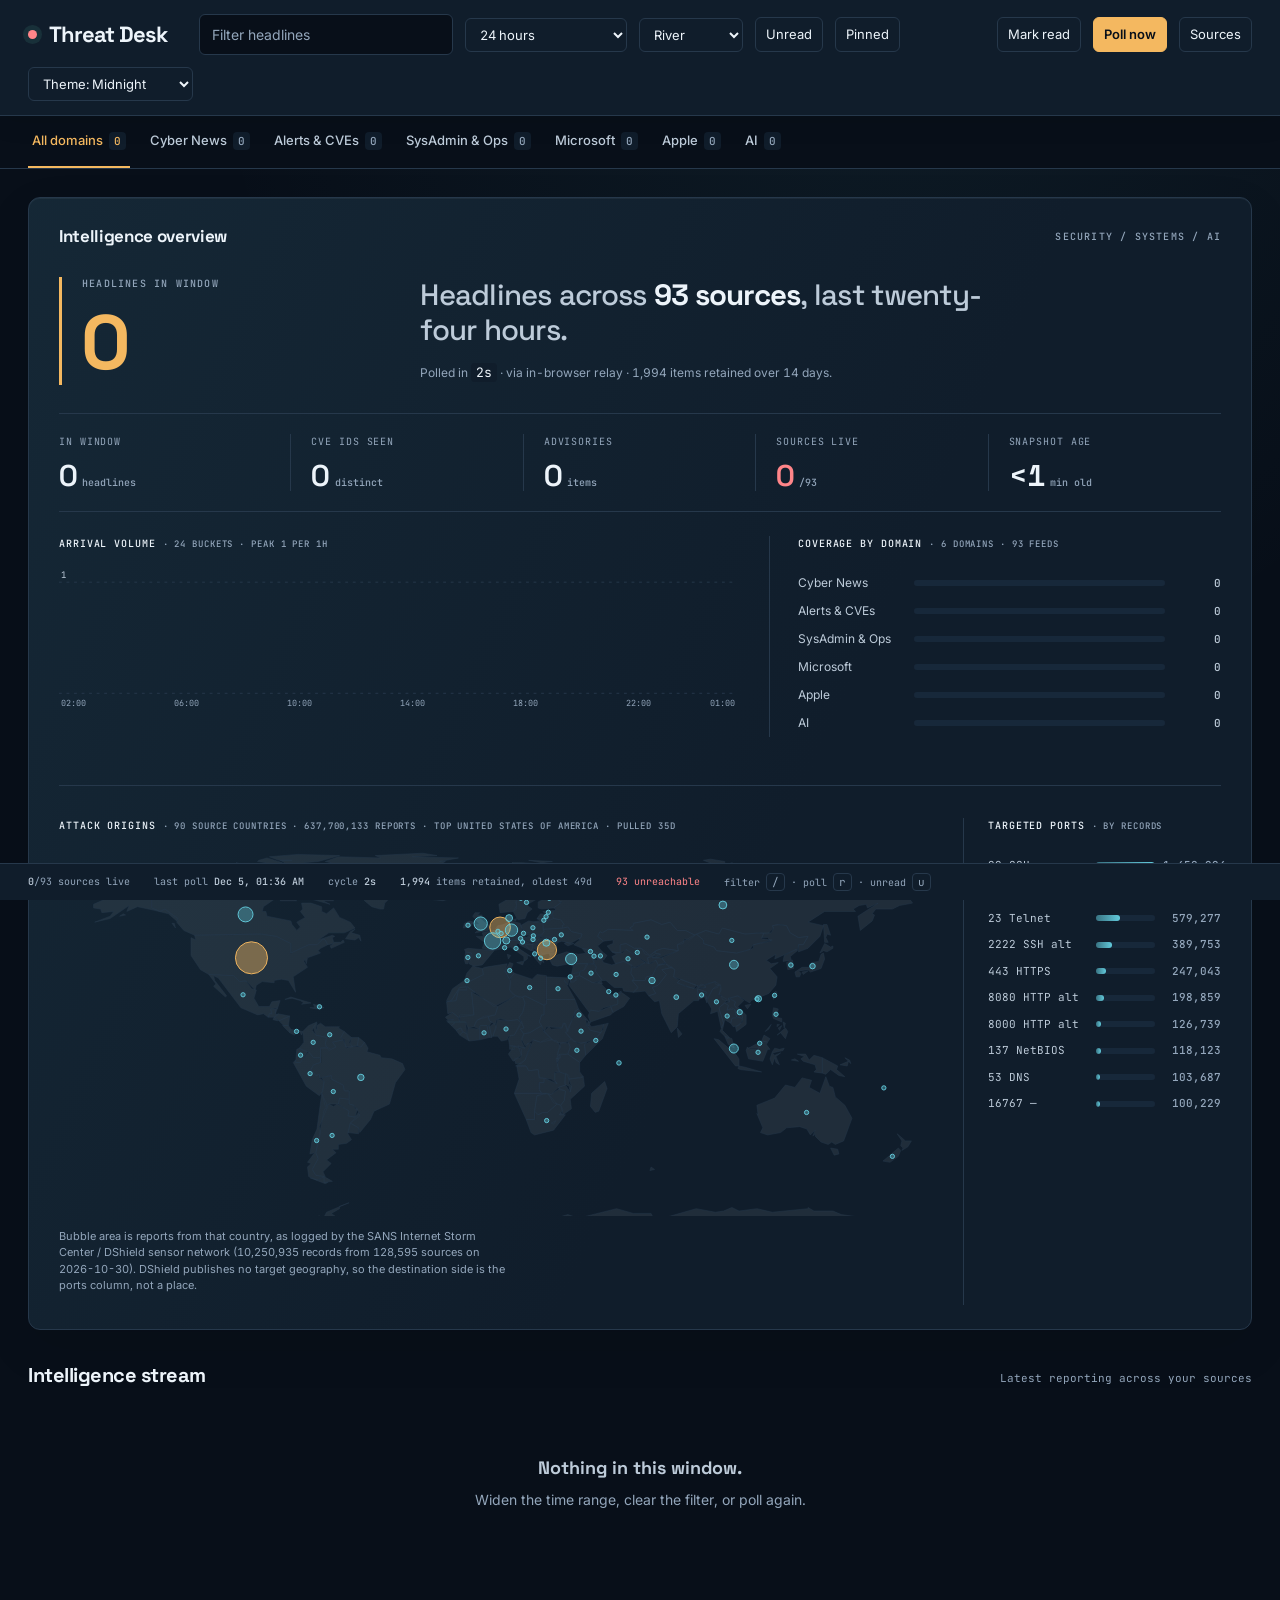
<file: index.html>
<!doctype html>
<html lang="en" data-theme="night">
<head>
<meta charset="utf-8">
<meta name="viewport" content="width=device-width,initial-scale=1">
<title>Threat Desk</title>
<link rel="preconnect" href="https://fonts.googleapis.com">
<link rel="preconnect" href="https://fonts.gstatic.com" crossorigin>
<link href="https://fonts.googleapis.com/css2?family=Space+Grotesk:wght@500;600;700&family=Inter:wght@400;500;600&family=JetBrains+Mono:wght@400;500;700&display=swap" rel="stylesheet">
<style>
/* Previous design baseline · genre: atmospheric · macrostructure: Stat-Led · theme: Midnight
 * enrichment: none (typography + data only) · nav: N9 edge-aligned · footer: Ft2 inline status line
 * tone: utilitarian-editorial · anchor hue: 40 (warm) · accent: signal amber, <3% of viewport
 * pre-emit critique: P5 H5 E4 S5 R4 V5
 * Every figure on this page is counted from the live snapshot. No invented metrics.
 */

:root{
  --color-paper:    #080f19;
  --color-paper-2:  #101d2b;
  --color-paper-3:  #17283a;
  --color-rule:     #26384b;
  --color-rule-2:   #3b5268;
  --color-muted:    #93a6bb;
  --color-ink-2:    #bdcbd9;
  --color-ink:      #edf4fa;
  --color-accent:   #f4b860;
  --color-focus:    #ffd08a;
  --color-critical: #ff8589;
  --color-good:     #68d9b1;
  --color-data:     #62cbdc;
  --color-scrim:    oklch(10% 0.010 40 / .74);

  --font-display:"Space Grotesk","Helvetica Neue",Helvetica,Arial,sans-serif;
  --font-body:Inter,-apple-system,BlinkMacSystemFont,"Segoe UI",Helvetica,Arial,sans-serif;
  --font-mono:"JetBrains Mono",ui-monospace,SFMono-Regular,Menlo,monospace;

  --text-figure:clamp(3.25rem,7vw + .5rem,6rem);
  --text-3xl:clamp(1.5rem,2vw + .6rem,2rem);
  --text-xl:1.125rem;
  --text-base:.875rem;
  --text-sm:.8125rem;
  --text-xs:.6875rem;

  --space-2xs:4px; --space-xs:8px; --space-sm:12px; --space-md:16px;
  --space-lg:24px; --space-xl:32px; --space-2xl:48px; --space-3xl:64px;

  --rule-hair:1px;
  --radius-sm:4px; --radius-md:6px; --radius-pill:999px;
  --ease-out:cubic-bezier(.22,.61,.36,1);
  --ease-in-out:cubic-bezier(.4,0,.2,1);
  --dur-fast:120ms; --dur-mid:220ms;
}
html[data-theme="day"]{
  --color-paper:    oklch(97.5% 0.006 60);
  --color-paper-2:  oklch(94.5% 0.008 60);
  --color-paper-3:  oklch(91% 0.009 60);
  --color-rule:     oklch(84% 0.008 60);
  --color-rule-2:   oklch(74% 0.010 60);
  --color-muted:    oklch(52% 0.010 55);
  --color-ink-2:    oklch(38% 0.010 50);
  --color-ink:      oklch(19% 0.011 45);
  --color-accent:   oklch(54% 0.180 45);
  --color-focus:    oklch(50% 0.180 45);
  --color-critical: oklch(50% 0.190 25);
  --color-good:     oklch(48% 0.120 155);
  --color-data:     oklch(48% 0.130 240);
  --color-scrim:    oklch(28% 0.010 55 / .55);
}

/* Color Hunt palettes; supporting text tints keep small labels readable. */
html{color-scheme:dark;--color-on-accent:#080f19}
html[data-theme="day"]{color-scheme:light;--color-on-accent:#ffffff}
html[data-theme="violet"]{
  --color-paper:#000000;--color-paper-2:#190b23;--color-paper-3:#52057b;
  --color-rule:#49265e;--color-rule-2:#892cdc;--color-muted:#bba8c8;
  --color-ink-2:#d9c6e6;--color-ink:#f6effb;
  --color-accent:#bc6ff1;--color-focus:#bc6ff1;--color-data:#892cdc;
}
html[data-theme="mint"]{
  --color-paper:#212121;--color-paper-2:#323232;--color-paper-3:#384747;
  --color-rule:#465858;--color-rule-2:#0d7377;--color-muted:#a5bdbb;
  --color-ink-2:#cadbd9;--color-ink:#effaf8;
  --color-accent:#14ffec;--color-focus:#14ffec;--color-data:#14ffec;
}
html[data-theme="crimson"]{
  --color-paper:#000000;--color-paper-2:#200909;--color-paper-3:#3d0000;
  --color-rule:#592525;--color-rule-2:#950101;--color-muted:#c1a4a4;
  --color-ink-2:#e1caca;--color-ink:#fff0f0;
  --color-accent:#ff8585;--color-focus:#ff8585;--color-data:#ff0000;
}
html[data-theme="slate"]{
  --color-paper:#222831;--color-paper-2:#293440;--color-paper-3:#30475e;
  --color-rule:#44576b;--color-rule-2:#657b92;--color-muted:#b0becb;
  --color-ink-2:#dddddd;--color-ink:#f4f6f8;
  --color-accent:#f05454;--color-focus:#ff8c8c;--color-data:#f05454;
}
html[data-theme="slate"] .tab[aria-selected="true"],
html[data-theme="slate"] .tab[aria-selected="true"] i,
html[data-theme="slate"] .head a:hover,
html[data-theme="slate"] .catmark,
html[data-theme="slate"] .btn[aria-pressed="true"]{color:#ff8c8c}

*{box-sizing:border-box}
html,body{overflow-x:clip}
body{
  margin:0;background:var(--color-paper);color:var(--color-ink);
  font:400 var(--text-base)/1.5 var(--font-body);
  -webkit-font-smoothing:antialiased;
  font-variant-numeric:tabular-nums;
}
a{color:inherit;text-decoration:none}
button,select,input{font:inherit;color:inherit}
:focus-visible{outline:2px solid var(--color-focus);outline-offset:2px;transition:none}
.tnum{font-variant-numeric:tabular-nums}
h1,h2,h3{font-family:var(--font-display);font-style:normal;letter-spacing:-.025em;margin:0}

.bar{position:fixed;top:0;left:0;height:2px;width:0;background:var(--color-accent);
  z-index:99;transition:width var(--dur-mid) var(--ease-out)}
.ctl{position:sticky;top:0;z-index:60;background:var(--color-paper);
  border-bottom:var(--rule-hair) solid var(--color-rule);
  display:flex;align-items:center;gap:var(--space-sm);
  padding:var(--space-sm) var(--space-lg);flex-wrap:wrap}
.mark{display:flex;align-items:baseline;gap:var(--space-xs);margin-right:var(--space-sm)}
.mark b{font-family:var(--font-display);font-weight:700;font-size:var(--text-xl);
  letter-spacing:-.03em}
.mark span{font-family:var(--font-mono);font-size:var(--text-xs);color:var(--color-muted);
  text-transform:uppercase;letter-spacing:.08em}
.led{width:7px;height:7px;border-radius:50%;background:var(--color-good);
  align-self:center;margin-right:2px}
.led[data-s="busy"]{background:var(--color-accent)}
.led[data-s="err"]{background:var(--color-critical)}

input[type=search]{background:var(--color-paper-2);border:var(--rule-hair) solid var(--color-rule);
  border-radius:var(--radius-md);padding:7px 10px;min-width:180px;flex:1 1 180px;max-width:300px;
  outline:none;transition:border-color var(--dur-fast) var(--ease-out)}
input[type=search]::placeholder{color:var(--color-muted)}
input[type=search]:hover{border-color:var(--color-rule-2)}
select,.btn{background:var(--color-paper-2);border:var(--rule-hair) solid var(--color-rule);
  border-radius:var(--radius-md);padding:7px 10px;cursor:pointer;white-space:nowrap;
  font-size:var(--text-sm);
  transition:border-color var(--dur-fast) var(--ease-out),background var(--dur-fast) var(--ease-out)}
.btn:hover,select:hover{border-color:var(--color-rule-2);background:var(--color-paper-3)}
.btn:active{transform:translateY(1px)}
.btn[aria-pressed="true"]{border-color:var(--color-accent);color:var(--color-accent)}
.btn:disabled{opacity:.45;cursor:not-allowed}
.grow{flex:1}

.rail{position:sticky;top:52px;z-index:50;background:var(--color-paper);
  border-bottom:var(--rule-hair) solid var(--color-rule);
  display:flex;gap:var(--space-2xs);padding:var(--space-xs) var(--space-lg);
  overflow-x:auto;scrollbar-width:none}
.rail::-webkit-scrollbar{display:none}
.tab{background:none;border:var(--rule-hair) solid transparent;border-radius:var(--radius-pill);
  padding:5px 11px;color:var(--color-ink-2);font-size:var(--text-sm);font-weight:500;
  white-space:nowrap;cursor:pointer;
  transition:color var(--dur-fast) var(--ease-out),border-color var(--dur-fast) var(--ease-out)}
.tab:hover{color:var(--color-ink);border-color:var(--color-rule)}
.tab[aria-selected="true"]{color:var(--color-ink);border-color:var(--color-rule-2);
  background:var(--color-paper-2)}
.tab i{font-style:normal;font-family:var(--font-mono);font-size:var(--text-xs);
  color:var(--color-muted);margin-left:6px}

.deck{padding:var(--space-2xl) var(--space-lg) var(--space-xl);
  max-width:1560px;margin:0 auto;
  border-bottom:var(--rule-hair) solid var(--color-rule)}
.lede{display:grid;grid-template-columns:minmax(0,auto) minmax(0,1fr);
  gap:var(--space-xl) var(--space-2xl);align-items:end}
.figure{font-family:var(--font-display);font-weight:700;font-size:var(--text-figure);
  line-height:.86;letter-spacing:-.045em;font-variant-numeric:tabular-nums;
  overflow-wrap:anywhere;min-width:0}
.claim{font-family:var(--font-display);font-weight:500;font-size:var(--text-3xl);
  line-height:1.15;max-width:34ch;overflow-wrap:anywhere;min-width:0}
.claim b{font-weight:700}
.qual{color:var(--color-ink-2);margin-top:var(--space-sm);max-width:58ch;font-size:var(--text-base)}
.qual code{font-family:var(--font-mono);font-size:.8125rem;color:var(--color-ink);
  background:var(--color-paper-2);padding:1px 5px;border-radius:var(--radius-sm)}

.kpis{display:grid;grid-template-columns:repeat(auto-fit,minmax(150px,1fr));
  margin-top:var(--space-2xl);border-top:var(--rule-hair) solid var(--color-rule)}
.kpi{padding:var(--space-md) var(--space-lg) var(--space-md) 0;
  border-right:var(--rule-hair) solid var(--color-rule)}
.kpi:last-child{border-right:0}
.kpi dt{font-family:var(--font-mono);font-size:var(--text-xs);color:var(--color-muted);
  text-transform:uppercase;letter-spacing:.09em;margin-bottom:var(--space-xs)}
.kpi dd{margin:0;font-family:var(--font-display);font-weight:600;font-size:1.75rem;
  line-height:1;letter-spacing:-.03em}
.kpi dd small{font-size:.8125rem;font-weight:500;color:var(--color-muted);
  font-family:var(--font-mono);margin-left:5px;letter-spacing:0}
.kpi.alarm dd{color:var(--color-critical)}

.plots{display:grid;grid-template-columns:minmax(0,1.55fr) minmax(0,1fr);
  gap:var(--space-2xl);margin-top:var(--space-2xl)}
.plot h3{font-family:var(--font-mono);font-weight:500;font-size:var(--text-xs);
  color:var(--color-muted);text-transform:uppercase;letter-spacing:.09em;
  margin-bottom:var(--space-md)}
.plot h3 b{color:var(--color-ink-2);font-weight:500}
.plot svg{display:block;width:100%;height:auto;overflow:visible}
.gridline{stroke:var(--color-rule);stroke-width:1}

/* Attack origins — one mark type, area-proportional. The map is a backdrop, so
   the land sits at rule weight and only the bubbles carry saturation. */
.geo{display:grid;grid-template-columns:minmax(0,1fr) minmax(0,258px);
  gap:var(--space-2xl);margin-top:var(--space-2xl);
  padding-top:var(--space-xl);border-top:1px solid var(--color-rule)}
.geo .plot+.plot{padding-left:var(--space-lg);border-left:1px solid var(--color-rule)}
#map svg{display:block;width:100%;height:auto;overflow:hidden}
.land{fill:color-mix(in srgb,var(--color-ink) 7%,transparent);
  stroke:var(--color-rule);stroke-width:.4}
.orig{fill:var(--color-data);fill-opacity:.34;stroke:var(--color-data);
  stroke-width:.8;transition:fill-opacity var(--dur-fast) var(--ease-out)}
.orig.hot{fill:var(--color-accent);stroke:var(--color-accent);fill-opacity:.42}
.orig:hover{fill-opacity:.8}
.geonote{margin-top:var(--space-sm);font-size:var(--text-xs);line-height:1.5;
  color:var(--color-muted);max-width:64ch}
.portrow{display:grid;grid-template-columns:100px minmax(0,1fr) 58px;
  align-items:center;gap:var(--space-xs);padding:5px 0;font-size:var(--text-sm)}
.portrow>span{font-family:var(--font-mono);font-size:var(--text-xs);
  color:var(--color-ink-2);white-space:nowrap;overflow:hidden;text-overflow:ellipsis}
.portrow>b{font-family:var(--font-mono);font-size:var(--text-xs);font-weight:500;
  color:var(--color-muted);text-align:right}
.col{fill:var(--color-data)}
.col.peak{fill:var(--color-accent)}
.axis{fill:var(--color-muted);font-family:var(--font-mono);font-size:9px}
.vlabel{fill:var(--color-ink-2);font-family:var(--font-mono);font-size:9.5px}
.catrow{display:grid;grid-template-columns:104px minmax(0,1fr) 44px;
  align-items:center;gap:var(--space-sm);padding:5px 0;font-size:var(--text-sm)}
.catrow span:first-child{color:var(--color-ink-2);overflow:hidden;text-overflow:ellipsis;
  white-space:nowrap}
.track{height:9px;background:var(--color-paper-2);border-radius:var(--radius-sm);overflow:hidden}
.track i{display:block;height:100%;background:var(--color-data);
  border-radius:0 var(--radius-sm) var(--radius-sm) 0}
.catrow b{font-family:var(--font-mono);font-weight:500;text-align:right;
  color:var(--color-ink-2);font-size:var(--text-xs)}

main{max-width:1560px;margin:0 auto;padding:0 var(--space-lg) var(--space-3xl)}
.daymark{display:flex;align-items:center;gap:var(--space-md);
  margin:var(--space-xl) 0 var(--space-2xs);padding-top:var(--space-sm)}
.daymark h2{font-family:var(--font-mono);font-weight:500;font-size:var(--text-xs);
  color:var(--color-muted);text-transform:uppercase;letter-spacing:.11em}
.daymark hr{flex:1;border:0;border-top:var(--rule-hair) solid var(--color-rule);margin:0}
.daymark em{font-style:normal;font-family:var(--font-mono);font-size:var(--text-xs);
  color:var(--color-muted)}

.row{display:grid;grid-template-columns:22px 52px minmax(0,1fr) auto 196px;
  align-items:baseline;gap:var(--space-md);
  padding:9px var(--space-xs);border-bottom:var(--rule-hair) solid var(--color-rule);
  transition:background var(--dur-fast) var(--ease-out)}
.row:hover{background:var(--color-paper-2)}
.row.seen .head,.row.seen .src{color:var(--color-muted)}
.pin{background:none;border:0;padding:0;cursor:pointer;color:var(--color-rule-2);
  font-size:.75rem;line-height:1;align-self:center;
  transition:color var(--dur-fast) var(--ease-out)}
.pin:hover{color:var(--color-ink-2)}
.pin[aria-pressed="true"]{color:var(--color-accent)}
.when{font-family:var(--font-mono);font-size:var(--text-xs);color:var(--color-muted);
  text-align:right}
.head{font-weight:450;min-width:0;overflow-wrap:anywhere}
.head a{transition:color var(--dur-fast) var(--ease-out)}
.head a:hover{color:var(--color-accent)}
.gist{display:none;color:var(--color-ink-2);font-size:var(--text-sm);
  margin-top:var(--space-2xs);max-width:88ch}
.row.open .gist{display:block}
.cve{font-family:var(--font-mono);font-size:var(--text-xs);color:var(--color-critical);
  border:var(--rule-hair) solid var(--color-critical);border-radius:var(--radius-sm);
  padding:1px 5px;white-space:nowrap}
.src{font-family:var(--font-mono);font-size:var(--text-xs);color:var(--color-ink-2);
  text-align:right;overflow:hidden;text-overflow:ellipsis;white-space:nowrap}
.src i{font-style:normal;color:var(--color-muted)}
.dot{display:inline-block;width:5px;height:5px;border-radius:50%;
  background:var(--color-accent);margin-right:6px;vertical-align:middle}

.grid{display:grid;grid-template-columns:repeat(auto-fill,minmax(300px,1fr));
  gap:var(--space-md);margin-top:var(--space-lg)}
.panel{background:var(--color-paper-2);border:var(--rule-hair) solid var(--color-rule);
  border-radius:var(--radius-md);display:flex;flex-direction:column;max-height:440px}
.panel header{display:flex;justify-content:space-between;align-items:baseline;
  gap:var(--space-xs);padding:10px var(--space-sm);
  border-bottom:var(--rule-hair) solid var(--color-rule)}
.panel header h3{font-size:var(--text-sm);font-weight:600;letter-spacing:-.01em;
  min-width:0;overflow:hidden;text-overflow:ellipsis;white-space:nowrap}
.panel header span{font-family:var(--font-mono);font-size:var(--text-xs);color:var(--color-muted)}
.panel ul{list-style:none;margin:0;padding:var(--space-2xs) 0;overflow-y:auto}
.panel li{padding:7px var(--space-sm);border-bottom:var(--rule-hair) solid var(--color-rule);
  font-size:var(--text-sm);line-height:1.35}
.panel li:last-child{border-bottom:0}
.panel li:hover{background:var(--color-paper-3)}
.panel li p{margin:3px 0 0;font-family:var(--font-mono);font-size:var(--text-xs);
  color:var(--color-muted)}

.void{color:var(--color-muted);padding:var(--space-3xl) var(--space-lg);text-align:center}
.void b{display:block;font-family:var(--font-display);font-size:var(--text-xl);
  color:var(--color-ink-2);margin-bottom:var(--space-xs)}

.status{position:sticky;bottom:0;z-index:55;background:var(--color-paper);
  border-top:var(--rule-hair) solid var(--color-rule);
  display:flex;gap:var(--space-lg);flex-wrap:wrap;
  padding:var(--space-xs) var(--space-lg);
  font-family:var(--font-mono);font-size:var(--text-xs);color:var(--color-muted)}
.status b{color:var(--color-ink-2);font-weight:500}
.status .fail{color:var(--color-critical)}

dialog{background:var(--color-paper);color:var(--color-ink);
  border:var(--rule-hair) solid var(--color-rule-2);border-radius:var(--radius-md);
  max-width:660px;width:min(94vw,660px);padding:0}
dialog::backdrop{background:var(--color-scrim)}
dialog header{display:flex;justify-content:space-between;align-items:center;gap:var(--space-md);
  padding:var(--space-sm) var(--space-md);border-bottom:var(--rule-hair) solid var(--color-rule)}
dialog header h3{font-size:var(--text-base)}
dialog .scroll{padding:var(--space-md);max-height:62vh;overflow:auto}
.feedrow{display:grid;grid-template-columns:minmax(0,1fr) auto;gap:var(--space-md);
  align-items:start;padding:7px 0;border-bottom:var(--rule-hair) solid var(--color-rule)}
.feedrow label{display:flex;gap:var(--space-xs);align-items:baseline;cursor:pointer;
  font-size:var(--text-sm)}
.feedrow .u{font-family:var(--font-mono);font-size:var(--text-xs);color:var(--color-muted);
  word-break:break-all;margin-top:2px;padding-left:22px}
.feedrow .stat{font-family:var(--font-mono);font-size:var(--text-xs);color:var(--color-muted);
  white-space:nowrap;text-align:right}
.feedrow .stat.bad{color:var(--color-critical)}
.catmark{font-family:var(--font-mono);font-size:var(--text-xs);color:var(--color-accent);
  text-transform:uppercase;letter-spacing:.1em;margin:var(--space-md) 0 var(--space-2xs)}
kbd{font-family:var(--font-mono);font-size:var(--text-xs);background:var(--color-paper-2);
  border:var(--rule-hair) solid var(--color-rule);border-radius:var(--radius-sm);padding:1px 5px}

@media (max-width:1080px){
  .plots,.geo{grid-template-columns:minmax(0,1fr)}
  .lede{grid-template-columns:minmax(0,1fr);align-items:start}
}
@media (max-width:720px){
  .ctl,.rail,.status,main,.deck{padding-left:var(--space-md);padding-right:var(--space-md)}
  .ctl{gap:var(--space-xs) var(--space-2xs);padding-top:var(--space-xs);
    padding-bottom:var(--space-xs)}
  .ctl .btn,.ctl select{padding:6px 9px;font-size:var(--text-xs)}
  .mark{width:100%;margin-right:0}
  input[type=search]{max-width:none;flex-basis:100%}
  .rail{position:static}
  .status{position:static}
  .deck{padding-top:var(--space-xl)}
  .row{grid-template-columns:20px 46px minmax(0,1fr);row-gap:var(--space-2xs)}
  .row .cve{grid-column:2;justify-self:start}
  .row .src{grid-column:3;text-align:left;justify-self:start}
  .gist{display:none!important}
  .kpis{grid-template-columns:repeat(2,minmax(0,1fr));gap:0 var(--space-md)}
  .kpi{border-right:0;border-bottom:var(--rule-hair) solid var(--color-rule);padding-right:0}
  .status{gap:var(--space-sm)}
}
@media (prefers-reduced-motion:reduce){
  *{transition-duration:60ms!important;animation:none!important}
}

/* Command desk: framed overview, luminous data, quiet reading surface. */
body{background-image:radial-gradient(ellipse at 70% 0%,color-mix(in srgb,var(--color-data) 7%,transparent),transparent 55%);background-attachment:fixed}
.ctl{min-height:68px;padding:14px 28px;background:var(--color-paper-2);box-shadow:0 6px 24px #00000018}
.mark{align-items:center;gap:10px;margin-right:20px}
.mark b{font-size:22px;letter-spacing:-1px}
.mark span:not(.led){display:none}
.led{width:9px;height:9px;box-shadow:0 0 0 5px color-mix(in srgb,var(--color-good) 10%,transparent)}
input[type=search]{padding:9px 12px;background:var(--color-paper);max-width:270px}
input[type=search]:focus-visible{outline:2px solid var(--color-focus);outline-offset:2px}
#poll{background:var(--color-accent);border-color:var(--color-accent);color:var(--color-on-accent);font-weight:600}
#poll:hover{filter:brightness(1.08)}
.rail{position:relative;top:auto;padding:0 28px;gap:16px;background:var(--color-paper)}
.tab{padding:15px 4px;border:0;border-bottom:2px solid transparent;border-radius:0}
.tab[aria-selected="true"]{background:none;color:var(--color-accent);border-color:var(--color-accent)}
.tab i{padding:2px 5px;background:var(--color-paper-2);border-radius:4px}
.tab[aria-selected="true"] i{color:var(--color-accent)}
.deck{margin:28px auto 0;padding:26px 30px 24px;width:calc(100% - 56px);max-width:1504px;border:1px solid var(--color-rule);border-radius:12px;background:linear-gradient(115deg,color-mix(in srgb,var(--color-data) 6%,var(--color-paper-2)),var(--color-paper-2) 60%);box-shadow:0 18px 48px #00000018,inset 0 1px 0 color-mix(in srgb,var(--color-ink) 5%,transparent)}
.deck-heading{display:flex;justify-content:space-between;gap:16px;align-items:center;margin-bottom:28px}
.deck-heading h2{font-size:17px;letter-spacing:-.02em}
.deck-heading>span,.metric-label{font:500 10px var(--font-mono);letter-spacing:.12em;color:var(--color-muted)}
.lede{grid-template-columns:minmax(220px,.65fr) minmax(0,1.6fr);gap:36px;align-items:center}
.lead-metric{border-left:3px solid var(--color-accent);padding:0 0 4px 20px}
.metric-label{display:block;text-transform:uppercase;margin-bottom:14px}
.figure{font-size:clamp(3.75rem,6vw,6.25rem);color:var(--color-accent);letter-spacing:-.06em;line-height:1}
.claim{font-size:clamp(1.5rem,2.3vw,2.5rem);font-weight:500;max-width:32ch;line-height:1.2;color:var(--color-ink-2)}
.claim b{color:var(--color-ink)}
.qual{font-size:12px;line-height:1.8;margin-bottom:0;max-width:72ch;color:var(--color-muted)}
.kpis{margin:28px 0 0;padding:20px 0;border-bottom:1px solid var(--color-rule);grid-template-columns:repeat(5,minmax(0,1fr))}
.kpi{padding:0 20px}.kpi:first-child{padding-left:0}.kpi:last-child{padding-right:0}
.kpi dt{font-size:10px;margin-bottom:12px}.kpi dd{font-size:30px}.kpi dd small{font-size:10px;display:inline-block}
.plots{margin-top:24px;gap:32px;grid-template-columns:minmax(0,1.5fr) minmax(0,1fr)}
.plot h3{font-size:10px;color:var(--color-ink);margin-bottom:18px}.plot h3 b{color:var(--color-muted);font-size:9px}
.plot+.plot{padding-left:28px;border-left:1px solid var(--color-rule)}
.gridline{stroke-dasharray:3 5}.col{fill:var(--color-data);opacity:.8}.col.peak{opacity:1}.col:hover{opacity:1}
.catrow{padding:5px 0;font-size:12px;grid-template-columns:104px minmax(0,1fr) 44px}
.track{height:6px;background:var(--color-paper-3)}
.track i{background:linear-gradient(90deg,color-mix(in srgb,var(--color-data) 50%,var(--color-paper-2)),var(--color-data))}
.stream-heading{max-width:1560px;margin:30px auto 0;padding:0 28px;display:flex;justify-content:space-between;align-items:baseline;gap:16px}
.stream-heading h2{font-size:20px}.stream-heading span{font:11px var(--font-mono);color:var(--color-muted)}
main{padding-left:28px;padding-right:28px}.daymark{margin-top:20px;padding:10px 12px;background:var(--color-paper-2);border-radius:6px}.daymark h2{color:var(--color-ink-2)}
.row{padding:13px 12px;border-bottom-color:color-mix(in srgb,var(--color-rule) 65%,transparent)}
.head{font-size:14px;font-weight:500}.row.open{background:var(--color-paper-2)}.pin{color:var(--color-muted)}
.cve{background:color-mix(in srgb,var(--color-critical) 8%,transparent);border-color:color-mix(in srgb,var(--color-critical) 35%,transparent);font-size:10px}
.panel{box-shadow:0 6px 18px #00000012;border-radius:8px}.panel header{padding:14px;border-top:2px solid var(--color-data);border-radius:8px 8px 0 0}.panel li{padding:12px 14px}
.status{background:var(--color-paper-2);padding:10px 28px;font-size:10px}
@media(min-width:721px) and (max-width:1180px){.ctl{gap:8px}.mark{margin-right:4px}.ctl .grow{display:none}.ctl input[type=search]{max-width:none}.kpi{padding:0 12px}.kpi dd small{display:block;margin:7px 0 0}}
@media(max-width:900px){.plots,.geo{grid-template-columns:1fr}.geo .plot+.plot{border-left:0;padding:20px 0 0;border-top:1px solid var(--color-rule)}.plot+.plot{border-left:0;padding:20px 0 0;border-top:1px solid var(--color-rule)}.lede{grid-template-columns:minmax(180px,.7fr) 1.3fr;gap:24px}.deck-heading>span{display:none}}
@media(max-width:720px){.ctl{position:relative;padding:16px}.mark{width:100%;margin-bottom:8px}.rail{padding:0 16px;gap:16px}.deck{width:calc(100% - 32px);margin-top:16px;padding:20px}.deck-heading{margin-bottom:24px}.lede{grid-template-columns:1fr;gap:20px}.claim{font-size:24px}.figure{font-size:64px}.kpis{grid-template-columns:repeat(2,minmax(0,1fr));gap:20px 16px}.kpi,.kpi:first-child,.kpi:last-child{padding:0;border:0}.kpi dd small{display:block;margin:6px 0 0}.plots,.geo{gap:20px}.geo{margin-top:20px;padding-top:20px}.plot h3 b{display:block;margin-top:6px}.stream-heading{padding:0 16px}.stream-heading span{display:none}main{padding-left:16px;padding-right:16px}.row{padding:12px 4px;column-gap:10px}.status{padding:12px 16px}.grid{grid-template-columns:minmax(0,1fr)}}
</style>
</head>
<body>
<div class="bar" id="bar" aria-hidden="true"></div>

<div class="ctl">
  <div class="mark"><span class="led" id="led" title="poll status"></span>
    <b>Threat&nbsp;Desk</b><span id="opline">signals desk</span></div>
  <input type="search" id="q" placeholder="Filter headlines" aria-label="Filter headlines">
  <select id="win" aria-label="Time window">
    <option value="6">6 hours</option>
    <option value="24" selected>24 hours</option>
    <option value="72">3 days</option>
    <option value="168">7 days</option>
    <option value="0">Everything retained</option>
  </select>
  <select id="view" aria-label="Layout">
    <option value="river">River</option>
    <option value="grid">By source</option>
  </select>
  <button class="btn" id="unseen" aria-pressed="false">Unread</button>
  <button class="btn" id="pinned" aria-pressed="false">Pinned</button>
  <div class="grow"></div>
  <button class="btn" id="markall">Mark read</button>
  <button class="btn" id="poll">Poll now</button>
  <button class="btn" id="srcbtn">Sources</button>
  <select id="theme" aria-label="Color theme" title="Color theme">
    <option value="night">Theme: Midnight</option>
    <option value="day">Theme: Daylight</option>
    <option value="violet">Theme: Violet</option>
    <option value="mint">Theme: Neon mint</option>
    <option value="crimson">Theme: Crimson</option>
    <option value="slate">Theme: Slate &amp; coral</option>
  </select>
</div>

<nav class="rail" id="rail" role="tablist" aria-label="Coverage domains"></nav>

<section class="deck" aria-label="Coverage summary">
  <div class="deck-heading"><h2>Intelligence overview</h2><span>SECURITY / SYSTEMS / AI</span></div>
  <div class="lede">
    <div class="lead-metric"><span class="metric-label">Headlines in window</span><div class="figure tnum" id="figure">&#8211;</div></div>
    <div>
      <h1 class="claim" id="claim">Headlines pulled since the last poll.</h1>
      <p class="qual" id="qual"></p>
    </div>
  </div>
  <dl class="kpis" id="kpis"></dl>
  <div class="plots">
    <div class="plot"><h3 id="volh">Arrival volume</h3><div id="vol"></div></div>
    <div class="plot"><h3 id="cath">Coverage by domain</h3><div id="cat"></div></div>
  </div>
  <div class="geo" id="geo" hidden>
    <div class="plot">
      <h3 id="geoh">Attack origins</h3>
      <div id="map"></div>
      <p class="geonote" id="geonote"></p>
    </div>
    <div class="plot" id="ports"></div>
  </div>
</section>

<div class="stream-heading"><h2>Intelligence stream</h2><span>Latest reporting across your sources</span></div>
<main id="out"><div class="void"><b>Loading snapshot&hellip;</b></div></main>

<footer class="status" id="status"></footer>

<dialog id="dlg" aria-label="Source inventory">
  <header><h3>Source inventory <span id="dcount"></span></h3>
    <button class="btn" id="dclose">Close</button></header>
  <div class="scroll" id="dbody"></div>
</dialog>

<script>
const FEEDS = {
  "Cyber News": [
    {n:"Krebs on Security", u:"https://krebsonsecurity.com/feed/"},
    {n:"BleepingComputer", u:"https://www.bleepingcomputer.com/feed/"},
    {n:"The Hacker News", u:"https://feeds.feedburner.com/TheHackersNews"},
    {n:"The Record", u:"https://therecord.media/feed"},
    {n:"SecurityWeek", u:"https://www.securityweek.com/feed/"},
    {n:"Dark Reading", u:"https://www.darkreading.com/rss.xml"},
    {n:"Schneier on Security", u:"https://www.schneier.com/feed/atom/"},
    {n:"Graham Cluley", u:"https://grahamcluley.com/feed/"},
    {n:"Risky Business News", u:"https://news.risky.biz/feed/"},
    {n:"SANS Internet Storm Center", u:"https://isc.sans.edu/rssfeed_full.xml"},
    {n:"Ars Technica Security", u:"https://arstechnica.com/security/feed/"},
    {n:"Help Net Security", u:"https://www.helpnetsecurity.com/feed/"},
    {n:"Infosecurity Magazine", u:"https://www.infosecurity-magazine.com/rss/news/"},
    {n:"CyberScoop", u:"https://cyberscoop.com/feed/"},
    {n:"Malwarebytes Labs", u:"https://www.malwarebytes.com/blog/feed/index.xml"},
    {n:"Sophos News", u:"https://feeds.feedburner.com/sophos/dgdY"},
    {n:"Google Project Zero", u:"https://googleprojectzero.blogspot.com/feeds/posts/default"},
    {n:"Unit 42 (Palo Alto)", u:"https://unit42.paloaltonetworks.com/feed/"},
    {n:"Cisco Talos", u:"https://blog.talosintelligence.com/rss/"},
    {n:"Microsoft Security Blog", u:"https://www.microsoft.com/en-us/security/blog/feed/"},
    {n:"Rapid7", u:"https://blog.rapid7.com/rss/"},
    {n:"Securelist (Kaspersky)", u:"https://securelist.com/feed/"},
    {n:"CrowdStrike Blog", u:"https://www.crowdstrike.com/en-us/blog/feed"},
    {n:"ESET WeLiveSecurity", u:"https://www.welivesecurity.com/en/rss/feed/"},
    {n:"Bitdefender Labs", u:"https://www.bitdefender.com/blog/api/rss/labs/"},
    {n:"Tenable Blog", u:"https://www.tenable.com/blog/feed"},
    {n:"Wiz Blog", u:"https://www.wiz.io/feed/rss.xml"},
    {n:"Qualys Blog", u:"https://blog.qualys.com/feed"},
    {n:"Citizen Lab", u:"https://citizenlab.ca/feed/"},
    {n:"Have I Been Pwned", u:"https://feeds.feedburner.com/haveibeenpwnedlatestbreaches"}
  ],
  "Alerts & CVEs": [
    {n:"CISA All Advisories", u:"https://www.cisa.gov/cybersecurity-advisories/all.xml"},
    {n:"CISA Cybersecurity Advisories", u:"https://www.cisa.gov/cybersecurity-advisories/cybersecurity-advisories.xml"},
    {n:"CISA ICS Advisories", u:"https://www.cisa.gov/cybersecurity-advisories/ics-advisories.xml"},
    {n:"NCSC UK", u:"https://www.ncsc.gov.uk/api/1/services/v1/report-rss-feed.xml"},
    {n:"CVE Feed (latest)", u:"https://cvefeed.io/rssfeed/latest.xml"},
    {n:"Zero Day Initiative (published)", u:"https://www.zerodayinitiative.com/rss/published/"},
    {n:"Zero Day Initiative (upcoming)", u:"https://www.zerodayinitiative.com/rss/upcoming/"},
    {n:"Full Disclosure", u:"https://seclists.org/rss/fulldisclosure.rss"},
    {n:"Exploit-DB", u:"https://www.exploit-db.com/rss.xml"},
    {n:"Ubuntu Security Notices", u:"https://ubuntu.com/security/notices/rss.xml"},
    {n:"MSRC Update Guide", u:"https://api.msrc.microsoft.com/update-guide/rss"},
    {n:"Apple OS & Security Releases", u:"https://developer.apple.com/news/releases/rss/releases.rss"}
  ],
  "SysAdmin & Ops": [
    {n:"The Register", u:"https://www.theregister.com/headlines.atom"},
    {n:"Ars Technica IT", u:"https://feeds.arstechnica.com/arstechnica/technology-lab"},
    {n:"Hacker News", u:"https://hnrss.org/frontpage"},
    {n:"Cloudflare Blog", u:"https://blog.cloudflare.com/rss/"},
    {n:"AWS News", u:"https://aws.amazon.com/blogs/aws/feed/"},
    {n:"Google Cloud Blog", u:"https://cloudblog.withgoogle.com/rss/"},
    {n:"Kubernetes Blog", u:"https://kubernetes.io/feed.xml"},
    {n:"Docker Blog", u:"https://www.docker.com/blog/feed/"},
    {n:"IT Notes", u:"https://it-notes.dragas.net/index.xml"},
    {n:"ServeTheHome", u:"https://www.servethehome.com/feed/"},
    {n:"Last Week in AWS", u:"https://www.lastweekinaws.com/feed/"},
    {n:"Practical 365", u:"https://practical365.com/feed/"},
    {n:"4sysops", u:"https://4sysops.com/feed/"},
    {n:"Petri IT Knowledgebase", u:"https://petri.com/feed/"}
  ],
  "Microsoft": [
    {n:"Microsoft 365 Blog", u:"https://www.microsoft.com/en-us/microsoft-365/blog/feed/"},
    {n:"Windows Blogs", u:"https://blogs.windows.com/feed"},
    {n:"Windows Insider", u:"https://blogs.windows.com/windows-insider/feed/"},
    {n:"Windows IT Pro Blog", u:"https://techcommunity.microsoft.com/t5/s/gxcuf89792/rss/board?board.id=Windows-ITPro-Blog"},
    {n:"Azure Updates", u:"https://www.microsoft.com/releasecommunications/api/v2/azure/rss"},
    {n:"Microsoft 365 Roadmap", u:"https://www.microsoft.com/releasecommunications/api/v2/m365/rss"},
    {n:"Microsoft Dev Blogs", u:"https://devblogs.microsoft.com/feed/"},
    {n:"PowerShell Team", u:"https://devblogs.microsoft.com/powershell/feed/"},
    {n:"Azure Infrastructure Blog", u:"https://techcommunity.microsoft.com/t5/s/gxcuf89792/rss/board?board.id=AzureInfrastructureBlog"},
    {n:"Neowin", u:"https://www.neowin.net/news/rss/"},
    {n:"Windows Central", u:"https://www.windowscentral.com/rss"}
  ],
  "Apple": [
    {n:"Apple Newsroom", u:"https://www.apple.com/newsroom/rss-feed.rss"},
    {n:"Apple Developer News", u:"https://developer.apple.com/news/rss/news.rss"},
    {n:"Apple OS & Security Releases", u:"https://developer.apple.com/news/releases/rss/releases.rss"},
    {n:"9to5Mac", u:"https://9to5mac.com/feed/"},
    {n:"MacRumors", u:"https://feeds.macrumors.com/MacRumors-All"},
    {n:"AppleInsider", u:"https://appleinsider.com/rss/news/"},
    {n:"Six Colors", u:"https://sixcolors.com/feed/"},
    {n:"Daring Fireball", u:"https://daringfireball.net/feeds/main"},
    {n:"The Eclectic Light Company", u:"https://eclecticlight.co/feed/"},
    {n:"Mr. Macintosh", u:"https://mrmacintosh.com/feed/"},
    {n:"Michael Tsai", u:"https://mjtsai.com/blog/feed/"}
  ],
  "AI": [
    {n:"OpenAI", u:"https://openai.com/news/rss.xml"},
    {n:"Google DeepMind", u:"https://deepmind.google/blog/rss.xml"},
    {n:"Google AI", u:"https://blog.google/technology/ai/rss/"},
    {n:"Hugging Face", u:"https://huggingface.co/blog/feed.xml"},
    {n:"Simon Willison", u:"https://simonwillison.net/atom/everything/"},
    {n:"Import AI", u:"https://importai.substack.com/feed"},
    {n:"Latent Space", u:"https://www.latent.space/feed"},
    {n:"Ahead of AI", u:"https://magazine.sebastianraschka.com/feed"},
    {n:"MIT Tech Review AI", u:"https://www.technologyreview.com/topic/artificial-intelligence/feed"},
    {n:"The Verge AI", u:"https://www.theverge.com/rss/ai-artificial-intelligence/index.xml"},
    {n:"Ars Technica AI", u:"https://arstechnica.com/ai/feed/"},
    {n:"Microsoft Research", u:"https://www.microsoft.com/en-us/research/feed/"},
    {n:"NVIDIA Blog", u:"https://blogs.nvidia.com/feed/"},
    {n:"arXiv cs.AI", u:"https://export.arxiv.org/api/query?search_query=cat:cs.AI&sortBy=submittedDate&sortOrder=descending&max_results=40"},
    {n:"arXiv cs.CR", u:"https://export.arxiv.org/api/query?search_query=cat:cs.CR&sortBy=submittedDate&sortOrder=descending&max_results=40"}
  ]
};

/* World outline for the origins map: Natural Earth 110m (public domain),
   Douglas-Peucker simplified to 1.5px and projected equirectangular into a
   720x360 box. CENT is each country's largest-ring area centroid; the
   micro-states Natural Earth has no polygon for but DShield does report
   (SG and HK are top-15 sources) carry hand-entered coordinates. Inlined so
   the page stays one portable file with no CDN and no network for geometry. */
const MAPW=720,MAPH=360;
const LAND="M428 182L438 189L438 197L441 201L439 202L429 203L427 199L421 197L419 193L421 182ZM343 125L343 128L336 128L334 137L326 138L330 137L337 126ZM114 82L105 78L99 71L100 68L89 60L85 62L78 59L78 41L87 42L104 39L142 45L144 43L148 42L157 45L165 43L168 45L172 42L167 40L170 36L174 37L179 43L184 43L185 46L189 40L195 41L197 42L197 46L188 47L172 58L171 62L174 62L175 66L195 70L196 73L200 78L203 75L200 71L207 67L203 62L205 60L204 55L212 55L221 58L221 62L225 64L231 59L236 67L245 71L249 76L240 80L227 80L218 86L230 82L232 83L230 84L231 88L237 88L239 86L240 88L229 93L228 91L231 89L226 90L224 86L222 85L217 90L210 90L195 97L195 89L183 83L170 81ZM200 34L199 32L207 34ZM166 22L169 23L165 24L163 22ZM184 31L166 26L198 29L199 31ZM249 77L246 80L253 82L254 87L252 84L249 86L241 85L245 79ZM192 50L200 53L186 53L188 49ZM202 35L222 39L226 42L222 43L236 46L232 50L224 47L231 53L222 53L228 56L210 51L205 52L203 51L204 49L212 49L215 45L213 44L202 40L183 39L180 36L188 32L187 34L188 35L195 32L199 36ZM171 32L179 32L169 36L168 33ZM114 28L128 25L126 27ZM95 72L97 72L98 76ZM149 21L161 24L150 23L152 23ZM117 31L129 33L114 38L108 36L112 33L110 31ZM144 28L148 28L147 30L136 31L132 31L136 30L125 30L129 27L142 29L139 27L141 26ZM147 34L151 38L158 40L155 41L155 42L133 43L125 40L135 39L124 39L128 37L121 37L130 33L140 34L144 37L143 34ZM159 35L157 33L159 32L165 32L164 34L167 35L163 37L155 35ZM163 27L164 30L155 29L155 27ZM168 19L175 17L188 21L174 23L172 22L174 21L167 20ZM177 16L201 14L236 15L218 20L206 21L209 23L199 28L181 27L184 26L183 24L190 25L184 23L190 21L186 19L196 19L185 19ZM210 45L206 45L208 43ZM114 82L170 81L183 83L195 89L195 97L210 90L217 90L222 85L224 86L226 90L220 93L218 95L220 97L209 101L208 106L207 102L206 104L209 109L197 117L199 130L193 120L187 119L181 120L181 122L171 121L166 124L165 128L158 121L152 121L147 116L126 115L119 111L111 99L111 84L115 86ZM54 64L56 65L51 66ZM78 41L78 59L85 62L89 60L100 68L99 70L92 64L80 61L66 58L57 62L59 57L43 68L30 71L43 66L46 62L36 63L35 60L29 59L29 56L38 52L38 50L30 51L24 49L37 48L28 42L47 37ZM535 82L530 86L526 85L525 89L520 90L521 95L508 93L502 95L497 99L493 98L490 93L484 93L477 89L472 90L472 97L465 96L461 91L466 89L466 86L458 87L453 83L455 79L457 80L462 77L483 78L480 76L483 74L483 72L498 69L507 73L514 71L520 78L527 78ZM472 97L472 90L477 89L484 93L490 93L497 99L502 95L501 97L506 98L495 101L496 106L477 94ZM642 185L655 192L654 195L661 201L656 200L649 195L645 199L642 198ZM665 187L666 190L661 185ZM663 192L657 191L664 188ZM642 185L642 198L635 197L637 195L636 191L626 188L624 186L627 184L621 182L628 182L631 187L635 183ZM596 172L595 174L598 178L596 178L592 188L580 186L578 179L579 176L581 178L588 178L592 171ZM619 186L622 188L616 187ZM606 178L610 177L609 179L600 181L602 183L607 181L603 184L606 191L603 189L602 185L600 191L598 186L600 180L602 177ZM577 193L591 197L573 195L571 194L572 192ZM569 182L572 186L572 192L569 192L551 169L555 170ZM223 285L230 289L223 290ZM245 240L243 249L246 254L242 257L235 258L235 262L230 262L233 265L225 271L229 274L222 281L224 285L216 284L213 279L218 270L216 265L223 229L227 224L231 226L234 224L244 230L243 234L249 235L252 231L253 234ZM223 285L223 290L226 290L224 291L211 286L218 288ZM221 215L226 226L219 243L220 248L216 265L218 270L213 279L216 284L223 285L217 288L210 285L209 277L212 274L209 273L215 265L211 266L213 254L217 245ZM419 189L421 197L417 197L417 204L419 207L414 203L404 202L403 195L395 196L393 192L384 192L392 187L399 170L405 172L411 169L419 171L422 176L420 179ZM443 183L442 174L450 170L458 161L458 157L462 156L457 169ZM438 189L428 182L430 176L428 172L431 169L436 173L444 172L442 174L443 183ZM409 164L404 155L406 149L408 149L408 140L410 140L410 136L434 136L437 144L434 146L428 163L425 156L423 160L410 159L408 163ZM408 141L408 149L406 149L404 155L406 158L396 164L391 165L388 161L391 160L387 151L390 147L392 139L390 134L392 133ZM217 141L217 144L211 143L215 143L214 140ZM217 144L217 140L223 143ZM458 87L453 91L457 96L456 98L440 93L433 90L438 86L437 85L439 84L440 81L431 79L428 75L424 76L423 74L425 73L422 69L416 68L415 63L418 60L416 59L423 54L420 53L420 48L418 46L420 45L417 42L424 40L442 45L437 48L426 47L430 48L430 51L434 52L434 50L439 51L444 47L448 48L447 43L452 44L454 45L451 46L453 47L467 42L480 43L482 42L481 40L497 44L498 43L494 41L493 38L500 34L506 36L504 37L507 43L503 47L505 48L510 44L507 41L509 39L506 37L509 34L513 38L512 36L515 35L523 36L521 33L534 32L532 31L534 30L569 25L588 28L579 32L614 33L623 38L625 36L640 37L638 35L641 34L678 38L682 41L699 43L702 42L701 40L720 42L720 50L715 51L718 55L707 57L701 60L687 60L684 64L686 65L684 70L674 78L672 66L689 55L680 59L679 56L673 57L668 60L670 62L644 62L630 71L643 74L640 83L630 93L622 96L622 90L626 90L630 83L622 84L615 80L612 74L607 73L600 74L601 76L596 81L589 80L577 81L558 76L555 81L544 78L535 82L527 78L520 78L514 71L507 73L498 69L483 72L483 74L480 76L483 78L462 77L457 80L455 79L453 83ZM548 18L560 20L560 22L550 22L542 19ZM566 21L570 23L559 24ZM638 28L650 29L638 31L634 29ZM405 71L399 71L403 70ZM467 33L482 27L498 27L477 31L471 35L475 39L463 37L469 33ZM646 73L649 82L646 81L645 84L647 88L644 88L643 73ZM10 46L20 48L15 49L14 51L3 48L0 50L0 42ZM3 38L0 37L5 37ZM427 88L433 89L428 91L425 89ZM390 21L403 22L392 26L381 21ZM422 41L417 42L418 40L415 40L409 43L402 41L396 43L385 52L385 60L382 62L371 63L370 56L398 40L416 38L423 39L420 40ZM415 20L406 21L395 19ZM266 15L306 13L318 15L297 16L336 17L320 20L325 20L321 22L323 26L317 27L320 28L319 30L321 31L313 33L315 36L310 35L316 39L309 37L307 40L315 40L280 49L274 55L273 60L270 60L263 58L257 53L252 46L258 40L251 41L251 38L257 39L248 37L251 35L243 29L223 28L217 26L226 25L213 24L229 21L224 20L235 16L271 17ZM498 277L501 279L497 280ZM393 237L400 237L400 230L403 233L407 231L411 231L419 224L422 225L424 229L421 233L426 233L416 246L400 250L397 248ZM418 238L416 241L414 240ZM126 115L147 116L152 121L157 120L162 127L166 128L164 135L168 142L177 142L179 138L186 137L184 143L178 144L179 148L177 148L176 151L172 148L167 149L153 143L134 118L130 116L131 120L141 133L140 134L130 125L132 123ZM245 240L252 244L252 249L243 248ZM253 248L252 244L245 240L253 232L248 225L244 224L244 213L240 213L239 208L229 203L229 200L219 202L219 199L216 200L212 195L214 191L220 189L220 177L225 176L229 178L233 176L230 172L239 170L242 177L248 175L254 176L257 172L260 177L259 180L270 183L271 185L280 186L289 190L291 195L283 206L278 224L265 230L262 237ZM221 202L229 200L229 203L239 208L240 213L244 213L244 220L236 219L235 224L227 224L224 226L221 215L223 205ZM220 189L214 191L212 195L216 200L219 199L219 202L223 205L222 213L219 217L208 209L197 189L199 187L199 189L203 189L210 180L214 185L220 185ZM226 177L220 177L220 189L220 185L214 185L210 180L205 179L202 177L206 172L205 163L210 158L217 155L213 162L216 166L225 168L224 174ZM205 163L204 166L202 162L198 166L194 164L194 161ZM195 161L194 164L188 158L193 158ZM193 158L189 158L185 154L194 150ZM194 150L185 154L181 151L184 148ZM181 151L184 154L180 153ZM176 151L177 148L179 148L178 144L182 144L182 148L184 149L181 151ZM182 144L184 143L182 148ZM239 170L230 172L233 176L227 179L224 174L225 168L216 166L214 159L217 156L216 160L217 162L217 158L220 156L224 159L236 159L235 160L240 163L237 168ZM247 176L241 176L240 170L237 168L240 163L246 168L244 172ZM251 175L247 176L245 173L246 168L252 168ZM257 172L254 176L251 175L252 168ZM372 81L376 82L372 87L375 93L364 95L356 93L358 88L351 83L357 83L356 80L365 78ZM209 180L203 189L199 189L200 178L202 177ZM195 134L212 139L204 140L206 139L203 137L196 135L190 136ZM422 225L416 223L411 215L414 216L421 211L426 213L425 221ZM419 224L411 231L407 231L403 233L400 230L402 217L411 215ZM400 230L400 237L393 237L383 215L410 215L402 217ZM327 153L325 151L331 147L336 151L337 155L327 155L326 154L332 153ZM337 155L337 149L349 149L347 130L369 142L367 149L352 153L349 159L344 160L342 155ZM326 138L334 137L336 128L343 128L343 125L350 130L347 130L349 149L336 151L331 147L327 148ZM365 167L364 168L362 159L366 156L368 159ZM390 134L392 139L390 147L387 151L388 155L386 153L378 154L371 152L368 153L367 157L362 154L361 150L367 149L369 142L384 133ZM365 167L369 153L378 154L386 153L389 156L383 166L378 167L377 170L372 171L369 167ZM389 154L391 160L388 161L391 165L389 171L392 177L379 175L378 169L380 166L383 166ZM362 158L364 168L362 168L360 159ZM360 158L362 168L354 170L354 158ZM344 160L354 161L354 170L345 171L343 167ZM333 155L342 155L343 165L339 163L338 160L334 162L330 158ZM327 155L333 155L333 156L330 158ZM343 165L345 171L337 166L340 163ZM334 162L338 160L340 163L337 166ZM349 159L351 154L358 150L361 150L362 154L364 155L362 158L354 158L354 161ZM415 170L405 172L399 170L392 175L389 169L391 165L396 164L406 158L407 162ZM397 173L392 187L389 190L384 190L383 186L388 185L389 183L386 175L392 177L394 173ZM383 175L389 178L389 183L382 188L378 182ZM379 175L383 175L383 178L379 178ZM421 197L426 199L426 208L420 210L414 216L406 215L404 212L404 206L408 206L408 202L419 207L417 204L417 198ZM426 198L429 200L429 207L431 209L430 214L429 209L425 207ZM429 203L441 201L442 209L430 220L431 228L424 233L422 225L425 221L426 213L421 212L420 210L426 208L430 214L431 209ZM424 233L421 233L422 231ZM385 192L393 192L395 196L403 195L404 202L408 202L408 206L404 206L404 212L406 215L383 215L387 203ZM421 185L419 189L418 186ZM431 115L430 121L429 118ZM459 205L461 211L454 230L451 231L447 226L448 215ZM379 119L375 112L379 105L382 106L380 111L383 114ZM343 125L343 122L357 115L356 110L358 109L377 106L375 112L380 121L379 128L384 133L366 142ZM431 115L438 113L438 116L434 117L436 119L432 122L430 121ZM463 132L468 132L473 129L470 135L464 134ZM456 120L457 123L453 122ZM438 116L438 113L442 111L443 107L450 106L452 109L451 112L457 120L449 122ZM470 135L473 130L480 135L475 142L466 147L464 142L470 140ZM565 156L566 152L573 151L575 153L572 158L567 159ZM570 151L566 152L565 156L560 153L558 162L564 168L562 169L556 163L559 156L555 143L560 139L563 141L562 145L566 143L569 145ZM575 152L570 151L568 144L562 145L563 141L560 139L564 138L563 135L569 138L568 141L575 148ZM560 139L555 143L559 156L557 160L554 146L548 148L549 144L545 137L550 127L556 123L557 128L555 132L562 136ZM569 159L575 155L575 150L568 141L569 138L564 135L571 133L576 137L571 142L578 149L578 157L570 163ZM621 95L615 100L616 103L609 104L610 99L620 94ZM612 105L617 103L618 110L613 111ZM536 81L544 78L555 81L558 76L577 81L593 80L591 85L600 86L584 90L581 94L570 97L553 95L551 92L542 89L542 86ZM555 123L554 126L550 127L545 136L544 133L542 133L545 130L537 127L538 137L534 137L521 148L520 159L515 164L507 148L505 137L501 138L496 133L502 131L499 126L504 124L511 115L507 111L516 109L518 111L517 117L522 120L520 122L527 125L536 127L537 124L539 127L544 126L543 124L552 121ZM545 136L545 139L543 134L538 136L537 127L545 130L542 133L544 133ZM543 124L544 126L538 126L540 123ZM536 124L534 127L520 122L523 119ZM516 109L507 111L511 115L504 124L499 126L502 131L496 133L493 129L483 130L487 126L482 120L493 120L494 117L499 116L504 107L510 106ZM493 105L498 106L502 103L504 107L510 106L503 108L499 116L494 117L493 120L482 120L484 119L481 114L482 109L486 109ZM496 106L495 101L501 98L499 101L507 101L510 105L504 107L502 103ZM502 95L508 93L521 95L504 101L499 101L506 98L501 97ZM465 96L474 97L477 94L493 105L484 109L475 104L468 106L465 100L469 98ZM457 120L451 112L452 109L448 101L452 103L456 101L458 105L465 107L475 104L482 107L481 114L484 119L482 120L487 126L483 130L475 129L474 126L467 126L460 120ZM431 115L433 106L445 106L442 111ZM453 102L447 98L451 98ZM382 62L385 57L384 54L394 44L401 42L407 44L408 48L396 55L394 57L398 60L394 63L392 68L386 69ZM416 68L422 69L425 73L423 74L424 76L407 77L407 72ZM424 76L428 75L431 79L440 81L439 84L430 89L423 87L417 89L418 87L420 87L417 84L404 83L408 79L407 77ZM407 72L408 79L406 82L392 79L388 74L395 70ZM394 84L389 87L379 86L386 85L387 82ZM404 83L405 84L402 87L397 88L392 86L394 84ZM413 84L417 84L420 87L416 89ZM416 89L419 89L417 93L406 92L400 88L406 84L413 84ZM413 69L407 72L402 68ZM415 65L416 68L413 69L402 68L405 64ZM416 61L415 65L409 64L407 62ZM388 72L390 78L384 79L387 82L386 85L375 85L376 82L372 80L374 73L380 70ZM405 92L417 93L416 96L406 97ZM406 97L413 97L405 99L408 105L406 104L405 107L400 101ZM450 106L433 106L432 108L429 106L419 108L415 107L412 101L427 96L437 98L445 97L450 101ZM412 96L418 97L413 100ZM402 98L400 101L399 99L399 95ZM393 87L399 90L392 90L397 95L387 90ZM379 85L380 87L372 87L373 85ZM372 78L371 81L365 78ZM374 73L372 78L367 77L369 74ZM342 96L347 97L344 106L342 106L341 103ZM345 106L347 97L342 96L341 94L344 93L366 95L356 107L349 108ZM348 72L346 75L340 76L341 72L345 70L345 72ZM714 260L709 263L710 261L708 259L709 255L705 249L712 255L717 255ZM699 267L706 261L708 263L706 268L699 273L693 272ZM655 262L656 266L652 267L649 261ZM612 244L607 248L596 250L590 248L592 244L587 232L588 233L587 225L602 219L611 208L619 210L625 202L633 204L631 210L640 215L645 201L648 209L651 210L653 218L661 225L667 236L660 255L653 258L650 256L647 258L641 256L636 251L636 249L634 251L636 246L632 250L629 245L623 243ZM524 165L521 168L520 160ZM579 144L577 141L582 140ZM521 95L520 90L536 81L542 86L542 89L551 92L553 95L570 97L578 95L584 93L584 90L599 87L596 84L591 84L593 80L599 80L601 76L600 74L604 73L612 74L615 80L622 84L630 83L626 90L622 90L621 95L620 94L602 102L603 98L595 103L599 106L605 105L598 110L604 117L603 124L597 131L582 137L581 139L571 133L563 135L564 138L558 136L557 132L555 132L557 125L552 123L552 121L538 125L517 117L518 111L512 108L507 101ZM604 131L601 136L600 133L603 129ZM381 86L388 87L388 89L385 89L385 92L397 100L394 99L394 102L391 104L391 100L380 92L375 93L374 88ZM390 104L391 104L390 107L385 105ZM377 98L380 99L378 102ZM380 70L377 70L376 67L381 65ZM385 68L384 70L382 69ZM348 72L345 72L345 70L349 71ZM354 73L348 66L350 63L354 63L352 65L356 65L354 68L363 75L361 78L350 80L353 77L349 76L352 75L351 73ZM331 47L333 50L323 53L314 52L316 51L312 50L316 49L311 49ZM453 96L457 96L461 99L458 103L456 101L453 102L451 100L450 98L453 98ZM440 93L451 95L453 98L443 97ZM605 160L608 158L606 162ZM613 163L611 169L607 164L604 166L611 160ZM597 161L594 163L599 157ZM605 144L603 151L608 152L608 155L601 152L600 149L601 143ZM604 157L606 157L604 159ZM611 156L610 160L609 155ZM560 167L566 169L568 177L563 174ZM596 172L592 171L589 177L580 177L591 171L593 166L598 169ZM388 87L393 87L391 89L387 89ZM417 42L420 45L418 46L422 55L416 59L406 60L403 59L403 54L411 50L407 47L407 44L401 42L409 43L415 40L418 40ZM405 82L396 84L394 83L397 81ZM390 78L398 81L389 83L384 79ZM433 151L434 146L437 144L446 155L440 151ZM644 102L641 110L632 113L630 111L622 112L624 114L623 117L620 117L619 113L625 109L631 109L633 105L639 104L641 98L643 97ZM649 92L651 91L651 93L646 96L643 95L640 97L644 89ZM625 113L630 112L626 115ZM244 220L244 224L248 225L249 228L251 228L249 235L243 234L244 230L235 224L236 219ZM464 142L466 147L464 149L447 155L445 150L447 145L454 146ZM430 121L435 120L434 117L438 116L449 122L455 122L460 127L464 134L470 135L470 140L458 143L454 146L447 145L446 147L429 124ZM263 336L272 337L273 340L252 341ZM227 341L241 340L240 342ZM212 323L216 322L217 319L219 318L223 323L215 325L210 324ZM720 349L720 360L0 360L0 349L2 348L74 350L53 347L54 344L46 342L67 341L49 338L43 334L57 335L68 333L68 331L70 330L132 327L135 329L159 331L153 325L210 328L225 325L223 319L225 315L244 307L236 310L236 312L229 316L236 321L238 327L219 333L206 333L213 336L204 338L244 346L303 341L301 339L289 339L289 336L325 330L329 329L327 328L329 326L346 322L360 323L375 320L382 322L387 320L414 321L428 317L437 320L469 312L483 316L498 316L499 318L496 321L498 321L496 324L500 325L508 320L536 312L552 315L559 314L566 311L572 314L587 312L600 315L630 312L630 311L635 314L651 314L658 317L702 323L687 332L689 336L694 338L684 338L680 342L699 348ZM356 110L357 115L343 122L342 126L337 126L330 137L326 137L331 127L341 120L343 114L348 108ZM434 136L410 136L410 117L429 118L428 124L425 120ZM410 136L410 140L408 141L392 133L388 135L381 131L379 128L380 117L383 114L398 119L402 115L410 116ZM456 164L450 170L439 173L432 171L426 164L433 151L436 150L443 153L444 158L447 162ZM445 155L447 155L446 158L444 158ZM458 157L456 164L447 162L445 159L446 157L448 159ZM428 182L419 183L422 172L429 173L430 176ZM421 182L422 185L418 186ZM397 95L392 90L399 90ZM405 95L406 97L401 98ZM398 88L405 91L405 95L398 93ZM400 95L397 95L398 93ZM401 96L401 94L404 95ZM422 173L416 171L408 163L412 159L414 161L423 160L424 156L426 156L428 163L426 164L431 169L427 172Z";
const CENT={"FJ":[716.0,215.7],"TZ":[429.5,192.5],"EH":[335.7,131.4],"CA":[156.9,64.5],"US":[161.9,101.0],"KZ":[494.6,83.6],"UZ":[486.4,96.5],"PG":[648.7,193.3],"ID":[588.0,180.5],"AR":[229.7,250.4],"CL":[216.7,254.7],"CD":[407.2,185.7],"SO":[451.5,170.5],"KE":[435.6,178.8],"SD":[419.7,148.0],"TD":[397.2,149.3],"HT":[214.7,142.2],"DO":[219.1,142.2],"RU":[558.4,56.6],"BS":[204.2,131.0],"FK":[241.2,283.4],"NO":[388.5,50.9],"GL":[277.0,30.5],"TF":[499.1,278.6],"TL":[611.9,197.5],"ZA":[410.2,237.9],"LS":[416.3,239.3],"MX":[154.8,132.1],"UY":[248.0,245.6],"BR":[253.9,201.6],"BO":[230.7,213.5],"PE":[211.2,198.4],"CO":[213.8,172.1],"PA":[199.8,162.9],"CR":[191.6,160.1],"NI":[190.0,154.3],"HN":[186.8,150.4],"SV":[182.3,152.5],"GT":[179.3,148.6],"BZ":[182.6,145.6],"VE":[227.7,165.7],"GY":[242.1,170.4],"SR":[248.2,171.8],"FR":[364.7,86.8],"EC":[203.2,182.9],"PR":[227.0,143.5],"JM":[205.4,143.7],"CU":[202.1,136.7],"ZW":[419.6,217.8],"BW":[407.5,224.2],"NA":[394.3,224.2],"SN":[331.0,151.3],"ML":[352.9,145.5],"MR":[339.3,139.6],"BJ":[364.7,160.7],"NE":[378.6,145.3],"NG":[376.0,160.9],"CM":[385.2,168.7],"TG":[362.0,163.1],"GH":[357.5,164.1],"CI":[348.8,164.9],"GN":[337.9,159.1],"GW":[329.8,156.0],"LR":[341.2,167.1],"SL":[336.4,162.9],"BF":[356.4,155.4],"CF":[400.7,166.9],"CG":[390.3,181.7],"GA":[383.4,181.3],"GQ":[380.7,176.7],"ZM":[415.5,206.8],"MW":[428.4,206.3],"MZ":[430.9,214.5],"SZ":[422.8,233.0],"AO":[395.0,204.6],"BI":[419.8,186.8],"IL":[430.0,117.0],"LB":[431.7,112.2],"MG":[453.4,218.7],"PS":[430.5,116.1],"GM":[329.1,153.0],"TN":[379.1,111.7],"DZ":[365.2,123.6],"JO":[433.6,117.5],"AE":[468.4,132.3],"QA":[462.4,129.4],"KW":[455.2,121.4],"IQ":[447.5,113.9],"OM":[472.2,138.8],"VU":[693.8,210.4],"KH":[569.8,154.6],"TH":[562.0,150.0],"LA":[567.5,143.1],"MM":[553.0,138.0],"VN":[572.6,146.7],"KP":[614.3,99.7],"KR":[615.6,107.1],"MN":[565.9,86.4],"IN":[519.2,134.1],"BD":[540.5,132.3],"BT":[540.9,125.1],"NP":[528.0,123.5],"PK":[498.8,120.1],"AF":[492.2,112.3],"TJ":[502.1,102.8],"KG":[509.2,97.0],"TM":[478.6,101.8],"IR":[468.6,115.0],"SY":[437.1,110.0],"AM":[450.0,99.6],"SE":[393.2,54.4],"BY":[416.0,73.0],"UA":[422.5,81.7],"PL":[398.6,75.7],"AT":[388.2,84.8],"HU":[398.7,85.6],"MD":[416.8,85.6],"RO":[409.9,88.3],"LT":[407.8,69.4],"LV":[409.7,66.4],"EE":[411.6,62.7],"DE":[380.6,77.7],"BG":[410.4,94.5],"GR":[405.1,101.3],"TR":[430.8,102.0],"AL":[400.1,97.7],"HR":[393.1,90.0],"CH":[376.2,86.4],"LU":[371.9,80.5],"BE":[369.2,78.7],"NL":[371.0,75.4],"PT":[343.9,100.7],"ES":[352.8,99.3],"IE":[344.0,73.6],"NC":[691.1,222.5],"SB":[678.2,195.8],"NZ":[701.0,268.0],"AU":[628.8,231.1],"LK":[521.3,164.6],"CN":[567.7,106.8],"CN-TW":[601.9,132.5],"IT":[384.4,93.1],"DK":[378.6,67.6],"GB":[354.7,72.2],"IS":[322.5,49.9],"AZ":[455.4,99.4],"GE":[447.0,95.7],"PH":[603.1,148.5],"MY":[589.4,172.9],"BN":[589.8,170.6],"SI":[389.9,87.7],"FI":[412.4,51.0],"SK":[399.0,82.5],"CZ":[390.7,80.4],"ER":[437.4,149.1],"JP":[633.8,108.0],"PY":[243.2,226.5],"YE":[455.1,148.2],"SA":[449.0,131.8],"AQ":[232.0,310.0],"CY":[426.1,110.2],"MA":[343.2,120.2],"EG":[419.7,127.0],"LY":[395.9,126.0],"ET":[439.1,162.7],"DJ":[445.0,156.5],"UG":[424.7,177.4],"RW":[419.8,184.0],"BA":[395.6,91.6],"MK":[403.4,96.8],"RS":[401.6,91.5],"ME":[398.6,94.4],"XK":[401.8,94.8],"TT":[237.3,159.1],"SS":[420.4,165.4],"AD":[363.0,95.0],"AG":[236.4,145.9],"AI":[233.9,143.6],"AS":[18.6,208.6],"AW":[220.1,155.0],"AX":[399.9,59.6],"BB":[240.9,153.6],"BH":[461.1,127.9],"BL":[234.3,144.2],"BM":[230.5,115.4],"BQ":[223.5,155.6],"CK":[40.4,222.5],"CV":[313.0,150.1],"CW":[222.0,155.7],"DM":[237.3,149.2],"FM":[676.3,166.2],"FO":[346.2,56.0],"GD":[236.6,155.9],"GF":[253.7,172.1],"GG":[354.9,81.1],"GI":[349.3,107.7],"GP":[236.9,147.5],"GU":[649.6,153.1],"HK":[588.3,135.4],"IM":[350.9,71.5],"JE":[355.8,81.6],"KI":[706.0,176.3],"KM":[446.7,203.3],"KN":[234.5,145.3],"KY":[197.2,141.4],"LC":[238.0,152.2],"LI":[379.1,85.7],"MC":[374.8,92.5],"MF":[233.8,143.8],"MH":[702.4,165.8],"MO":[587.1,135.6],"MP":[651.5,149.6],"MQ":[238.0,150.7],"MT":[389.0,108.2],"MU":[475.1,220.7],"MV":[507.0,171.6],"NR":[693.9,181.0],"PF":[60.9,215.4],"PM":[247.3,86.1],"RE":[471.1,222.2],"SC":[471.0,189.4],"SG":[567.6,177.3],"SH":[348.6,211.9],"SM":[384.9,92.1],"ST":[373.2,179.6],"SX":[233.9,143.9],"TC":[216.4,136.6],"TO":[9.6,222.4],"TW":[601.9,132.6],"VC":[237.5,153.5],"VG":[230.8,143.2],"VI":[230.2,143.3],"WS":[15.8,207.5],"YT":[450.3,205.7]};
const CNAME={"FJ":"Fiji","TZ":"Tanzania","EH":"W. Sahara","CA":"Canada","US":"United States of America","KZ":"Kazakhstan","UZ":"Uzbekistan","PG":"Papua New Guinea","ID":"Indonesia","AR":"Argentina","CL":"Chile","CD":"Dem. Rep. Congo","SO":"Somalia","KE":"Kenya","SD":"Sudan","TD":"Chad","HT":"Haiti","DO":"Dominican Rep.","RU":"Russia","BS":"Bahamas","FK":"Falkland Is.","NO":"Norway","GL":"Greenland","TF":"Fr. S. Antarctic Lands","TL":"Timor-Leste","ZA":"South Africa","LS":"Lesotho","MX":"Mexico","UY":"Uruguay","BR":"Brazil","BO":"Bolivia","PE":"Peru","CO":"Colombia","PA":"Panama","CR":"Costa Rica","NI":"Nicaragua","HN":"Honduras","SV":"El Salvador","GT":"Guatemala","BZ":"Belize","VE":"Venezuela","GY":"Guyana","SR":"Suriname","FR":"France","EC":"Ecuador","PR":"Puerto Rico","JM":"Jamaica","CU":"Cuba","ZW":"Zimbabwe","BW":"Botswana","NA":"Namibia","SN":"Senegal","ML":"Mali","MR":"Mauritania","BJ":"Benin","NE":"Niger","NG":"Nigeria","CM":"Cameroon","TG":"Togo","GH":"Ghana","CI":"C\u00f4te d'Ivoire","GN":"Guinea","GW":"Guinea-Bissau","LR":"Liberia","SL":"Sierra Leone","BF":"Burkina Faso","CF":"Central African Rep.","CG":"Congo","GA":"Gabon","GQ":"Eq. Guinea","ZM":"Zambia","MW":"Malawi","MZ":"Mozambique","SZ":"eSwatini","AO":"Angola","BI":"Burundi","IL":"Israel","LB":"Lebanon","MG":"Madagascar","PS":"Palestine","GM":"Gambia","TN":"Tunisia","DZ":"Algeria","JO":"Jordan","AE":"United Arab Emirates","QA":"Qatar","KW":"Kuwait","IQ":"Iraq","OM":"Oman","VU":"Vanuatu","KH":"Cambodia","TH":"Thailand","LA":"Laos","MM":"Myanmar","VN":"Vietnam","KP":"North Korea","KR":"South Korea","MN":"Mongolia","IN":"India","BD":"Bangladesh","BT":"Bhutan","NP":"Nepal","PK":"Pakistan","AF":"Afghanistan","TJ":"Tajikistan","KG":"Kyrgyzstan","TM":"Turkmenistan","IR":"Iran","SY":"Syria","AM":"Armenia","SE":"Sweden","BY":"Belarus","UA":"Ukraine","PL":"Poland","AT":"Austria","HU":"Hungary","MD":"Moldova","RO":"Romania","LT":"Lithuania","LV":"Latvia","EE":"Estonia","DE":"Germany","BG":"Bulgaria","GR":"Greece","TR":"Turkey","AL":"Albania","HR":"Croatia","CH":"Switzerland","LU":"Luxembourg","BE":"Belgium","NL":"Netherlands","PT":"Portugal","ES":"Spain","IE":"Ireland","NC":"New Caledonia","SB":"Solomon Is.","NZ":"New Zealand","AU":"Australia","LK":"Sri Lanka","CN":"China","CN-TW":"Taiwan","IT":"Italy","DK":"Denmark","GB":"United Kingdom","IS":"Iceland","AZ":"Azerbaijan","GE":"Georgia","PH":"Philippines","MY":"Malaysia","BN":"Brunei","SI":"Slovenia","FI":"Finland","SK":"Slovakia","CZ":"Czechia","ER":"Eritrea","JP":"Japan","PY":"Paraguay","YE":"Yemen","SA":"Saudi Arabia","AQ":"Antarctica","CY":"Cyprus","MA":"Morocco","EG":"Egypt","LY":"Libya","ET":"Ethiopia","DJ":"Djibouti","UG":"Uganda","RW":"Rwanda","BA":"Bosnia and Herz.","MK":"North Macedonia","RS":"Serbia","ME":"Montenegro","XK":"Kosovo","TT":"Trinidad and Tobago","SS":"S. Sudan","AD":"Andorra","AG":"Antigua and Barbuda","AI":"Anguilla","AS":"American Samoa","AW":"Aruba","AX":"Aland Islands","BB":"Barbados","BH":"Bahrain","BL":"Saint Barthelemy","BM":"Bermuda","BQ":"Caribbean Netherlands","CK":"Cook Islands","CV":"Cabo Verde","CW":"Curacao","DM":"Dominica","FM":"Micronesia","FO":"Faroe Islands","GD":"Grenada","GF":"French Guiana","GG":"Guernsey","GI":"Gibraltar","GP":"Guadeloupe","GU":"Guam","HK":"Hong Kong","IM":"Isle of Man","JE":"Jersey","KI":"Kiribati","KM":"Comoros","KN":"Saint Kitts and Nevis","KY":"Cayman Islands","LC":"Saint Lucia","LI":"Liechtenstein","MC":"Monaco","MF":"Saint Martin","MH":"Marshall Islands","MO":"Macao","MP":"Northern Mariana Islands","MQ":"Martinique","MT":"Malta","MU":"Mauritius","MV":"Maldives","NR":"Nauru","PF":"French Polynesia","PM":"Saint Pierre and Miquelon","RE":"Reunion","SC":"Seychelles","SG":"Singapore","SH":"Saint Helena","SM":"San Marino","ST":"Sao Tome and Principe","SX":"Sint Maarten","TC":"Turks and Caicos Islands","TO":"Tonga","TW":"Taiwan","VC":"Saint Vincent and the Grenadines","VG":"British Virgin Islands","VI":"U.S. Virgin Islands","WS":"Samoa","YT":"Mayotte"};

var EMBED={t:0,items:[],health:[],poll:null}; /*__EMBED__*/

/* ── operator label ────────────────────────────────────────────────
   Put your name between the quotes and it appears in the masthead and
   the status line. Left blank, the desk just reads "signals desk".   */
const OPERATOR = "";

const LS={seen:'td.seen',pin:'td.pin',off:'td.off',cache:'td.cache',
          lights:'td.lights',tab:'td.tab',view:'td.view',attack:'td.attack'};
const load=(k,d)=>{try{return JSON.parse(localStorage.getItem(k))??d}catch(e){return d}};
const save=(k,v)=>{try{localStorage.setItem(k,JSON.stringify(v))}catch(e){}};

let seen=new Set(load(LS.seen,[]));
let pin=new Map(load(LS.pin,[]));
let off=new Set(load(LS.off,[]));
let items=[], health=[], poll=null, stamp=0;
let feedState={};
let tab=load(LS.tab,'ALL'), unseenOnly=false, pinnedOnly=false;

const CATS=Object.keys(FEEDS);
let attack=null;      // DShield telemetry: fetched live, snapshot only primes it
const ALLFEEDS=CATS.flatMap(c=>FEEDS[c].map(f=>({...f,cat:c})));
const el=id=>document.getElementById(id);
const CVE=/CVE-\d{4}-\d{4,7}/i;
/* short domain codes so the source column stays one dense line */
const CODE={'Cyber News':'CYB','Alerts & CVEs':'ADV','SysAdmin & Ops':'OPS',
            'Microsoft':'MS','Apple':'APL','AI':'AI'};
const code=c=>CODE[c]||c.slice(0,3).toUpperCase();

const PROXIES=[u=>u,u=>'https://api.rss2json.com/v1/api.json?rss_url='+encodeURIComponent(u)];
const T=(u,ms=9000)=>fetch(u,{redirect:'follow',signal:AbortSignal.timeout(ms)});

async function grab(url){
  let lastErr='';
  for(const p of PROXIES){
    const target=p(url);
    try{
      const r=await T(target);
      if(!r.ok){lastErr='HTTP '+r.status;continue}
      const t=await r.text();
      if(t.length<80){lastErr='empty';continue}
      if(target.includes('rss2json')){
        const j=JSON.parse(t);
        if(j.status!=='ok'){lastErr=(j.message||'rss2json error').slice(0,60);continue}
        return {json:j};
      }
      return t;
    }catch(e){lastErr=(e.name==='TimeoutError'?'timeout':e.message)||'fetch failed'}
  }
  throw new Error(lastErr||'unreachable');
}

const pickText=(e,...names)=>{
  for(const n of names){const x=e.querySelector(n);if(x&&x.textContent.trim())return x.textContent.trim()}
  return '';
};
function linkOf(e){
  const a=[...e.querySelectorAll('link')];
  const alt=a.find(l=>l.getAttribute('rel')==='alternate'&&l.getAttribute('href'));
  if(alt)return alt.getAttribute('href');
  const h=a.find(l=>l.getAttribute('href'));
  if(h)return h.getAttribute('href');
  const t=a.find(l=>l.textContent.trim());
  return t?t.textContent.trim():pickText(e,'guid');
}
const strip=s=>s.replace(/<[^>]*>/g,' ').replace(/&[a-z#0-9]+;/gi,' ').replace(/\s+/g,' ').trim();

function parse(raw,feed){
  if(raw&&raw.json)
    return (raw.json.items||[]).map(i=>mk(i.title,i.link,i.pubDate,i.description,feed));
  const doc=new DOMParser().parseFromString(raw,'text/xml');
  const nodes=[...doc.querySelectorAll('item,entry')];
  if(!nodes.length)throw new Error('no items');
  return nodes.map(e=>node(e,feed)).filter(Boolean);
}
function node(e,feed){
  const title=pickText(e,'title');
  if(!title)return null;
  return mk(title,linkOf(e),pickText(e,'pubDate','published','updated','date'),
            pickText(e,'description','summary','content'),feed);
}
function mk(title,link,date,gist,feed){
  let t=Date.parse(date||'')||0;
  if(t>Date.now())t=Date.now();
  return {id:(feed.n+'|'+(link||title)).slice(0,300),title:strip(title).slice(0,300),
          link:link||'',ts:t,sum:strip(gist||'').slice(0,320),src:feed.n,cat:feed.cat};
}

let polling=false;
async function repoll(){
  if(polling)return;
  polling=true;
  el('poll').disabled=true;
  const active=ALLFEEDS.filter(f=>!off.has(f.u));
  const queue=[...active];
  let done=0,ok=0;
  const t0=Date.now();
  el('led').dataset.s='busy';
  const worker=async()=>{
    while(queue.length){
      const f=queue.shift();
      try{
        const got=parse(await grab(f.u),f);
        items=items.filter(i=>i.src!==f.n).concat(got);
        feedState[f.n]={ok:1,items:got.length};ok++;
      }catch(e){feedState[f.n]={ok:0,err:e.message}}
      done++;
      el('bar').style.width=(done/active.length*100)+'%';
      el('status').innerHTML='<span>polling <b>'+done+'</b>/'+active.length+' sources…</span>';
      if(done%6===0)draw();
    }
  };
  await Promise.all(Array.from({length:8},worker));
  dedupe();
  health=active.map(f=>({n:f.n,cat:f.cat,ok:feedState[f.n]&&feedState[f.n].ok?1:0,
                         items:(feedState[f.n]||{}).items||0,ms:0,
                         err:(feedState[f.n]||{}).err||''}));
  poll={sources:active.length,live:ok,seconds:+((Date.now()-t0)/1000).toFixed(1),
        median_ms:0,retain_days:14,browser:1};
  stamp=Date.now();
  save(LS.cache,{t:stamp,items:items.slice(0,4000),health,poll});
  el('led').dataset.s=ok?'':'err';
  el('bar').style.width='0';
  el('poll').disabled=false;
  polling=false;
  draw();
  refreshAttack();
}
function dedupe(){
  const keys=new Set(),out=[];
  for(const i of items.sort((a,b)=>b.ts-a.ts)){
    const k=i.title.toLowerCase().replace(/[^a-z0-9]/g,'').slice(0,70);
    if(k&&keys.has(k))continue;
    keys.add(k);out.push(i);
  }
  items=out;
}

const hours=()=>+el('win').value;
const windowStart=()=>{const h=hours();return h?Date.now()-h*36e5:0};
function inWindow(){
  const cut=windowStart();
  return items.filter(i=>!cut||!i.ts||i.ts>=cut);
}
function visible(){
  const q=el('q').value.trim().toLowerCase();
  const cut=windowStart();
  const list=pinnedOnly?[...pin.values()]:items;
  return list.filter(i=>{
    if(tab!=='ALL'&&i.cat!==tab)return false;
    if(!pinnedOnly&&cut&&i.ts&&i.ts<cut)return false;
    if(unseenOnly&&seen.has(i.id))return false;
    if(q&&!(i.title+' '+i.src+' '+i.sum).toLowerCase().includes(q))return false;
    return true;
  }).sort((a,b)=>b.ts-a.ts);
}
const num=n=>n.toLocaleString('en-US');
const ago=ts=>{
  if(!ts)return '—';
  const m=(Date.now()-ts)/6e4;
  if(m<1)return 'now';
  if(m<60)return Math.round(m)+'m';
  if(m<48*60)return Math.round(m/60)+'h';
  return Math.round(m/1440)+'d';
};
const esc=s=>String(s).replace(/[&<>"]/g,c=>({'&':'&amp;','<':'&lt;','>':'&gt;','"':'&quot;'}[c]));

/* ── masthead: lead figure, worded claim, counted KPIs ─────────── */
const WORDS={6:'six hours',24:'twenty-four hours',72:'three days',168:'seven days'};

function masthead(){
  const win=inWindow();
  const h=hours();
  const cves=new Set();
  for(const i of win){const m=i.title.match(CVE);if(m)cves.add(m[0].toUpperCase())}
  const advisories=win.filter(i=>i.cat==='Alerts & CVEs').length;
  const live=poll?poll.live:health.filter(x=>x.ok).length;
  const total=poll?poll.sources:ALLFEEDS.length-off.size;
  const age=stamp?Math.round((Date.now()-stamp)/6e4):0;

  if(!ticking)el('figure').textContent=num(win.length);
  el('claim').innerHTML='Headlines across <b>'+total+' sources</b>, '+
    (h?'last '+WORDS[h]:'all retained')+'.';

  const parts=[];
  if(poll){
    parts.push('Polled in <code>'+poll.seconds+'s</code>');
    if(poll.median_ms)parts.push('median <code>'+poll.median_ms+'ms</code> per source');
    if(poll.browser)parts.push('via in-browser relay');
  }
  parts.push(num(items.length)+' items retained over '+(poll?poll.retain_days:14)+' days');
  el('qual').innerHTML=parts.join(' · ')+'.'+
    (OPERATOR?' Desk operated by '+esc(OPERATOR)+'.':'');
  el('opline').textContent=OPERATOR?OPERATOR.toUpperCase():'signals desk';

  el('kpis').innerHTML=[
    ['in window',num(win.length),'headlines',''],
    ['cve ids seen',num(cves.size),'distinct',cves.size?'alarm':''],
    ['advisories',num(advisories),'items',''],
    ['sources live',live+'<small>/'+total+'</small>','',live<total?'alarm':''],
    ['snapshot age',age<1?'&lt;1':num(age),'min old','']
  ].map(function(r){
    return '<div class="kpi '+r[3]+'"><dt>'+r[0]+'</dt><dd>'+r[1]+
           (r[2]?'<small>'+r[2]+'</small>':'')+'</dd></div>';
  }).join('');

  volume(win);
  domains(win);
}

/* Arrival volume — one series, magnitude over time. No legend (the title
   names the series); the peak column carries the accent; 2px surface gap. */
function volume(win){
  const h=hours()||168;
  const buckets=h<=24?h:(h<=72?24:14);
  const span=h<=72?h*36e5/buckets:864e5;
  const now=Date.now();
  const counts=new Array(buckets).fill(0);
  for(const i of win){
    if(!i.ts)continue;
    const b=Math.floor((now-i.ts)/span);
    if(b>=0&&b<buckets)counts[buckets-1-b]++;
  }
  const max=Math.max.apply(null,counts.concat([1]));
  const W=720,H=150,padT=14,padB=18;
  const plotH=H-padT-padB, slot=W/buckets;
  const bw=Math.min(24,Math.max(3,slot-2));
  const base=padT+plotH;
  const every=buckets>14?Math.ceil(buckets/6):Math.ceil(buckets/8);
  let bars='',labels='';
  counts.forEach(function(c,n){
    const bh=c/max*plotH;
    const x=n*slot+(slot-bw)/2, y=base-bh, r=Math.min(4,bh/2);
    bars+='<path class="col'+(c===max?' peak':'')+'" d="M'+x.toFixed(1)+' '+base.toFixed(1)+
          'V'+(y+r).toFixed(1)+'a'+r.toFixed(1)+' '+r.toFixed(1)+' 0 0 1 '+r.toFixed(1)+' -'+r.toFixed(1)+
          'h'+(bw-2*r).toFixed(1)+'a'+r.toFixed(1)+' '+r.toFixed(1)+' 0 0 1 '+r.toFixed(1)+' '+r.toFixed(1)+
          'V'+base.toFixed(1)+'Z"><title>'+c+' item'+(c===1?'':'s')+' · '+
          bucketLabel(n,buckets,span,now)+'</title></path>';
    if(n%every===0||n===buckets-1)
      labels+='<text class="axis" x="'+(x+bw/2).toFixed(1)+'" y="'+(H-5)+
              '" text-anchor="middle">'+bucketTick(n,buckets,span,now)+'</text>';
  });
  el('volh').innerHTML='Arrival volume <b>· '+buckets+' buckets · peak '+max+' per '+
    (span>=864e5?'day':(span/36e5).toFixed(0)+'h')+'</b>';
  el('vol').innerHTML='<svg viewBox="0 0 '+W+' '+H+'" role="img" aria-label="Arrival volume, '+
    buckets+' buckets, peak '+max+'">'+
    '<line class="gridline" x1="0" y1="'+padT+'" x2="'+W+'" y2="'+padT+'"></line>'+
    '<line class="gridline" x1="0" y1="'+base+'" x2="'+W+'" y2="'+base+'"></line>'+
    '<text class="vlabel" x="2" y="'+(padT-4)+'">'+max+'</text>'+bars+labels+'</svg>';
}
function bucketDate(n,buckets,span,now){return new Date(now-(buckets-1-n)*span)}
function bucketLabel(n,buckets,span,now){
  const d=bucketDate(n,buckets,span,now);
  return span>=864e5?d.toLocaleDateString('en-US',{month:'short',day:'numeric'})
                    :d.toLocaleTimeString('en-US',{hour:'numeric'});
}
function bucketTick(n,buckets,span,now){
  const d=bucketDate(n,buckets,span,now);
  return span>=864e5?(d.getMonth()+1)+'/'+d.getDate()
                    :String(d.getHours()).padStart(2,'0')+':00';
}

/* Coverage by domain — magnitude by category, every bar directly labelled. */
function domains(win){
  const rows=CATS.map(c=>[c,win.filter(i=>i.cat===c).length]).sort((a,b)=>b[1]-a[1]);
  const max=Math.max.apply(null,rows.map(r=>r[1]).concat([1]));
  const feeds=CATS.reduce((n,c)=>n+FEEDS[c].length,0);
  el('cath').innerHTML='Coverage by domain <b>· '+CATS.length+' domains · '+feeds+' feeds</b>';
  el('cat').innerHTML=rows.map(function(r){
    return '<div class="catrow" title="'+esc(r[0])+' · '+num(r[1])+' in window">'+
      '<span>'+esc(r[0])+'</span>'+
      '<div class="track"><i style="width:'+(r[1]/max*100).toFixed(1)+'%"></i></div>'+
      '<b>'+num(r[1])+'</b></div>';
  }).join('');
}

/* ── attack origins ────────────────────────────────────────────────
   DShield reports which countries the traffic comes FROM. There is no
   target-country endpoint in the free API — the destinations are its own
   sensor net, spread worldwide — so the destination side of this panel is
   the ports being hit, not a second geography. Saying otherwise would be
   inventing data.

   isc.sans.edu/api sends `Access-Control-Allow-Origin: *`, so unlike the RSS
   feeds this is fetched straight from the browser. The panel therefore fills
   itself on any origin including file://, with no snapshot and no td-refresh.
   A snapshot's `dshield` block and the localStorage copy only prime it so the
   map paints before the network lands. */
const ISC='https://isc.sans.edu/api/';
const TOPN=90;        // bubbles past this are sub-pixel

function shapeAttack(rows,ports,day){
  const countries=(Array.isArray(rows)?rows:[]).map(function(r){
    return {c:String(r.country||'').trim().toUpperCase(),
            r:+r.reports||0,s:+r.sources||0,t:+r.targets||0,
            p:Math.round((+r.persistance||0)*10)/10};
  }).filter(c=>c.c&&c.c!=='XX'&&c.r>0).sort((a,b)=>b.r-a.r).slice(0,TOPN);
  /* topports answers with an object keyed "0","1",… plus date/limit scalars */
  const pp=Object.values(ports&&typeof ports==='object'?ports:{})
    .filter(v=>v&&typeof v==='object'&&'targetport' in v)
    .map(v=>({p:+v.targetport,r:+v.records||0,s:+v.sources||0,t:+v.targets||0}))
    .filter(v=>v.r>0).sort((a,b)=>b.r-a.r);
  return {t:Date.now(),countries,ports:pp,day:day||null,
          src:'SANS Internet Storm Center / DShield'};
}

async function pullAttack(){
  const get=u=>fetch(ISC+u,{cache:'no-cache',signal:AbortSignal.timeout(12000)})
    .then(r=>r.ok?r.json():Promise.reject(new Error('HTTP '+r.status)));
  const [rows,ports]=await Promise.all([get('country/US?json'),
                                        get('topports/records/10?json')]);
  let day=null;
  try{
    const iso=ms=>new Date(ms).toISOString().slice(0,10);
    const sums=await get('dailysummary/'+iso(Date.now()-864e5)+'/'+iso(Date.now())+'?json');
    const last=sums&&sums.length&&sums[sums.length-1];
    if(last)day={d:last.date,records:+last.records||0,
                 sources:+last.sources||0,targets:+last.targets||0};
  }catch(e){}       /* the summary is a caption detail, not the panel */
  const got=shapeAttack(rows,ports,day);
  if(!got.countries.length)throw new Error('no source countries');
  return got;
}

/* Accepts telemetry from any of the three routes and repaints. Older data never
   overwrites newer, so a slow snapshot cannot clobber a live pull. */
function takeAttack(a){
  if(!a||!a.countries||!a.countries.length)return false;
  if(attack&&(a.t||0)<=(attack.t||0))return false;
  attack=a;
  save(LS.attack,a);
  threatmap();
  return true;
}

async function refreshAttack(){
  try{takeAttack(await pullAttack())}
  catch(e){                       /* keep whatever is on screen; note the age */
    if(attack)threatmap();
  }
}
const PORTNAME={20:'FTP data',21:'FTP',22:'SSH',23:'Telnet',25:'SMTP',53:'DNS',
  67:'DHCP',69:'TFTP',80:'HTTP',110:'POP3',111:'rpcbind',123:'NTP',135:'MS-RPC',
  137:'NetBIOS',139:'NetBIOS',143:'IMAP',161:'SNMP',389:'LDAP',443:'HTTPS',
  445:'SMB',502:'Modbus',587:'SMTP submit',623:'IPMI',631:'IPP',636:'LDAPS',
  853:'DoT',993:'IMAPS',995:'POP3S',1080:'SOCKS',1433:'MSSQL',1521:'Oracle',1723:'PPTP',
  1883:'MQTT',1900:'SSDP',2222:'SSH alt',2375:'Docker',2376:'Docker TLS',
  3128:'Squid',
  3306:'MySQL',3389:'RDP',4444:'Metasploit',5000:'UPnP',5060:'SIP',
  5432:'Postgres',5555:'Android ADB',5900:'VNC',6379:'Redis',7547:'CWMP',
  8000:'HTTP alt',8080:'HTTP alt',8443:'HTTPS alt',8728:'RouterOS',
  9000:'HTTP alt',9200:'Elastic',11211:'memcached',27017:'MongoDB',
  32764:'router backdoor',37215:'Huawei UPnP',50000:'SAP'};
const svc=p=>PORTNAME[p]||'\u2014';
/* The projection box runs pole to pole; the frame skips the empty polar cap and
   Antarctica, neither of which ever carries a source bubble. */
const VIEWY=12,VIEWH=306;

function threatmap(){
  const wrap=el('geo');
  if(!wrap)return;
  const d=attack;
  const rows=(d&&d.countries||[]).filter(c=>c&&CENT[c.c]&&c.r>0);
  if(!rows.length){wrap.hidden=true;return}
  wrap.hidden=false;

  const cs=rows.slice().sort((a,b)=>b.r-a.r);
  const max=cs[0].r;
  const hot=new Set(cs.slice(0,3).map(c=>c.c));
  /* largest first, so the small bubbles land on top and stay clickable */
  const dots=cs.map(function(c){
    const at=CENT[c.c];
    const r=Math.max(1.8,Math.sqrt(c.r/max)*13.5);
    return '<circle class="orig'+(hot.has(c.c)?' hot':'')+'" cx="'+at[0]+'" cy="'+at[1]+
      '" r="'+r.toFixed(1)+'"><title>'+esc(CNAME[c.c]||c.c)+' ('+esc(c.c)+') · '+
      num(c.r)+' reports · '+num(c.s)+' sources · '+num(c.t)+' targets · persistence '+
      c.p+'</title></circle>';
  }).join('');

  const total=cs.reduce((n,c)=>n+c.r,0);
  const mins=d.t?Math.round((Date.now()-d.t)/6e4):0;
  el('geoh').innerHTML='Attack origins <b>· '+num(cs.length)+' source countries · '+
    num(total)+' reports · top '+esc(CNAME[cs[0].c]||cs[0].c)+
    (mins>90?' · pulled '+ago(d.t):'')+'</b>';
  el('map').innerHTML='<svg viewBox="0 '+VIEWY+' '+MAPW+' '+VIEWH+'" role="img" aria-label="'+
    'World map, attack source countries sized by report volume, largest '+
    esc(CNAME[cs[0].c]||cs[0].c)+' at '+num(max)+' reports">'+
    '<path class="land" d="'+LAND+'"></path>'+dots+'</svg>';

  const day=d.day;
  el('geonote').textContent='Bubble area is reports from that country, as logged by the '+
    (d.src||'DShield')+' sensor network'+
    (day&&day.records?' ('+num(day.records)+' records from '+num(day.sources)+
      ' sources on '+day.d+')':'')+
    '. DShield publishes no target geography, so the destination side is the ports '+
    'column, not a place.';

  const ports=(d.ports||[]).filter(x=>x&&x.r>0).sort((a,b)=>b.r-a.r);
  el('ports').innerHTML='<h3>Targeted ports <b>· by records</b></h3>'+
    (ports.length?ports.map(function(x){
      const w=x.r/ports[0].r*100;
      return '<div class="portrow" title="port '+x.p+' · '+esc(svc(x.p))+' · '+num(x.r)+
        ' records from '+num(x.s)+' sources">'+
        '<span>'+x.p+' '+esc(svc(x.p))+'</span>'+
        '<div class="track"><i style="width:'+w.toFixed(1)+'%"></i></div>'+
        '<b>'+num(x.r)+'</b></div>';
    }).join(''):'<p class="geonote">No port telemetry in this snapshot.</p>');
}

/* ── the river ─────────────────────────────────────────────────── */
function rowHTML(i){
  const cve=(i.title.match(CVE)||[])[0];
  const alert=i.cat==='Alerts & CVEs';
  return '<article class="row'+(seen.has(i.id)?' seen':'')+'" data-id="'+esc(i.id)+'">'+
    '<button class="pin" data-pin="1" aria-pressed="'+(pin.has(i.id)?'true':'false')+
      '" aria-label="Pin headline">&#9679;</button>'+
    '<span class="when">'+ago(i.ts)+'</span>'+
    '<div class="head">'+(alert?'<span class="dot" aria-hidden="true"></span>':'')+
      '<a href="'+esc(i.link)+'" target="_blank" rel="noopener">'+esc(i.title)+'</a>'+
      (i.sum?'<p class="gist">'+esc(i.sum)+'</p>':'')+'</div>'+
    (cve?'<span class="cve">'+esc(cve.toUpperCase())+'</span>':'<span></span>')+
    '<span class="src">'+esc(i.src)+'<i> · '+code(i.cat)+'</i></span></article>';
}

function draw(){
  rail();
  masthead();
  statusline();
  threatmap();
  const list=visible();
  const out=el('out');
  if(!list.length){
    out.innerHTML='<div class="void"><b>Nothing in this window.</b>'+
      ' Widen the time range, clear the filter, or poll again.</div>';
    return;
  }
  if(el('view').value==='grid'){
    const cats=tab==='ALL'?CATS:[tab];
    let h='';
    for(const c of cats)for(const f of FEEDS[c]){
      if(off.has(f.u))continue;
      const mine=list.filter(i=>i.src===f.n).slice(0,20);
      const st=health.find(x=>x.n===f.n);
      if(!mine.length&&(!st||st.ok))continue;
      h+='<section class="panel"><header><h3>'+esc(f.n)+'</h3><span>'+
        (st&&!st.ok?'unreachable':mine.length)+'</span></header><ul>'+
        (mine.map(i=>'<li data-id="'+esc(i.id)+'"><a href="'+esc(i.link)+
          '" target="_blank" rel="noopener">'+esc(i.title)+'</a><p>'+ago(i.ts)+'</p></li>').join('')
         ||'<li><p>no items in this window</p></li>')+'</ul></section>';
    }
    out.innerHTML='<div class="grid">'+h+'</div>';
  }else{
    const dayOf=i=>i.ts?new Date(i.ts).toDateString():'Undated';
    let h='',day='';
    for(const i of list.slice(0,600)){
      const d=dayOf(i);
      if(d!==day){
        const n=list.filter(x=>dayOf(x)===d).length;
        h+='<div class="daymark"><h2>'+(d===new Date().toDateString()?'Today':esc(d))+
           '</h2><hr><em>'+num(n)+'</em></div>';
        day=d;
      }
      h+=rowHTML(i);
    }
    out.innerHTML=h;
  }
}

function rail(){
  const cut=windowStart();
  const count=c=>items.filter(i=>(c==='ALL'||i.cat===c)&&
    (!cut||!i.ts||i.ts>=cut)&&!seen.has(i.id)).length;
  el('rail').innerHTML=['ALL'].concat(CATS).map(function(c){
    return '<button class="tab" role="tab" aria-selected="'+(c===tab)+'" data-tab="'+esc(c)+
      '">'+(c==='ALL'?'All domains':esc(c))+'<i>'+count(c)+'</i></button>';
  }).join('');
}

function statusline(){
  const bad=health.filter(h=>!h.ok);
  const known=health.length||ALLFEEDS.length;
  const live=health.length?health.length-bad.length:'—';
  const oldest=items.reduce((m,i)=>i.ts&&i.ts<m?i.ts:m,Date.now());
  el('status').innerHTML=[
    '<span><b>'+live+'</b>/'+known+' sources live</span>',
    '<span>last poll <b>'+(stamp?new Date(stamp).toLocaleString('en-US',
      {month:'short',day:'numeric',hour:'2-digit',minute:'2-digit'}):'—')+'</b></span>',
    poll?'<span>cycle <b>'+poll.seconds+'s</b></span>':'',
    '<span><b>'+num(items.length)+'</b> items retained, oldest '+ago(oldest)+'</span>',
    bad.length?'<span class="fail">'+bad.length+' unreachable</span>':'',
    '<span>filter <kbd>/</kbd> · poll <kbd>r</kbd> · unread <kbd>u</kbd></span>'
  ].filter(Boolean).join('');
}

/* ── interaction ───────────────────────────────────────────────── */
el('out').addEventListener('click',function(e){
  const row=e.target.closest('.row,li');
  if(!row)return;
  const id=row.dataset.id;
  const pinBtn=e.target.closest('[data-pin]');
  if(pinBtn){
    if(pin.has(id)){pin.delete(id);pinBtn.setAttribute('aria-pressed','false')}
    else{
      const o=items.find(x=>x.id===id)||pin.get(id);
      if(o){pin.set(id,o);pinBtn.setAttribute('aria-pressed','true')}
    }
    save(LS.pin,[...pin]);
    return;
  }
  if(e.target.closest('a')){
    seen.add(id);save(LS.seen,[...seen].slice(-6000));
    row.classList.add('seen');rail();
    return;
  }
  row.classList.toggle('open');
});
el('rail').addEventListener('click',function(e){
  const t=e.target.closest('.tab');
  if(!t)return;
  tab=t.dataset.tab;save(LS.tab,tab);draw();
});
el('q').addEventListener('input',draw);
el('win').addEventListener('change',draw);
el('view').addEventListener('change',function(e){save(LS.view,e.target.value);draw()});
function toggleBtn(id,setter){
  el(id).addEventListener('click',function(e){
    const on=e.currentTarget.getAttribute('aria-pressed')!=='true';
    e.currentTarget.setAttribute('aria-pressed',String(on));
    setter(on);draw();
  });
}
toggleBtn('unseen',v=>unseenOnly=v);
toggleBtn('pinned',v=>pinnedOnly=v);
el('poll').onclick=repoll;
el('markall').onclick=function(){
  visible().forEach(i=>seen.add(i.id));
  save(LS.seen,[...seen].slice(-6000));draw();
};
function applyTheme(value){
  const t=[...el('theme').options].some(o=>o.value===value)?value:'night';
  document.documentElement.dataset.theme=t;
  el('theme').value=t;
}
el('theme').addEventListener('change',function(e){
  applyTheme(e.target.value);save(LS.lights,el('theme').value);
});
el('srcbtn').onclick=function(){
  el('dbody').innerHTML=CATS.map(function(c){
    return '<div class="catmark">'+esc(c)+' · '+FEEDS[c].length+' feeds</div>'+
      FEEDS[c].map(function(f){
        const st=health.find(x=>x.n===f.n);
        const stat=st?(st.ok?st.items+' items'+(st.ms?' · '+st.ms+'ms':'')
                            :'<span class="bad">'+esc(st.err||'unreachable')+'</span>'):'—';
        return '<div class="feedrow"><div><label><input type="checkbox" data-u="'+esc(f.u)+'" '+
          (off.has(f.u)?'':'checked')+'> '+esc(f.n)+'</label>'+
          '<div class="u">'+esc(f.u)+'</div></div>'+
          '<div class="stat '+(st&&!st.ok?'bad':'')+'">'+stat+'</div></div>';
      }).join('');
  }).join('');
  el('dcount').textContent=(ALLFEEDS.length-off.size)+' of '+ALLFEEDS.length+' enabled';
  el('dlg').showModal();
};
el('dclose').onclick=function(){el('dlg').close()};
el('dbody').addEventListener('change',function(e){
  const u=e.target.dataset.u;
  if(!u)return;
  e.target.checked?off.delete(u):off.add(u);
  save(LS.off,[...off]);
});
document.addEventListener('keydown',function(e){
  if(e.target.tagName==='INPUT'||e.target.tagName==='SELECT')return;
  if(e.key==='/'){e.preventDefault();el('q').focus()}
  if(e.key==='r')repoll();
  if(e.key==='u')el('unseen').click();
});

/* the one reveal on the page: the lead figure counts up once */
let ticking=false;
function tickFigure(target){
  const node=el('figure');
  if(matchMedia('(prefers-reduced-motion: reduce)').matches||document.hidden||target<2){
    node.textContent=num(target);return;
  }
  const t0=performance.now(),dur=520;
  ticking=true;
  const step=function(now){
    const p=Math.min(1,(now-t0)/dur);
    node.textContent=num(Math.round(target*(1-Math.pow(1-p,3))));
    if(p<1){requestAnimationFrame(step)}
    else{ticking=false;node.textContent=num(target)}
  };
  requestAnimationFrame(step);
  /* a throttled tab can freeze rAF mid-count — land the exact figure regardless */
  setTimeout(function(){if(ticking){ticking=false;node.textContent=num(target)}},dur+400);
}

/* ── boot ──────────────────────────────────────────────────────────
   Snapshot precedence: data/snapshot.json (what the hosted build serves,
   refreshed by the scheduled poll) → EMBED (baked in by `td-refresh --embed`
   for offline single-file use) → localStorage cache → poll in the browser. */
applyTheme(load(LS.lights,'night'));
el('view').value=load(LS.view,'river');

function adopt(snap,src){
  if(!snap||!snap.items||!snap.items.length||snap.t<=stamp)return false;
  items=snap.items;health=snap.health||[];poll=snap.poll||null;stamp=snap.t;
  if(snap.dshield)takeAttack(snap.dshield);   /* primes the map before the live pull */
  source=src;
  return true;
}
let source='';

function start(){
  if(items.length){
    dedupe();draw();
    tickFigure(inWindow().length);
    if((Date.now()-stamp)/6e4>240)repoll();
  }else{
    repoll();
  }
}

adopt(EMBED,'embedded');
adopt(load(LS.cache,null),'cache');
takeAttack(load(LS.attack,null));   /* paint the last map instantly, then refresh it */
refreshAttack();

/* Every feed in FEEDS answers without an Access-Control-Allow-Origin header, so a
   browser cannot read them directly — the in-page poll is a rate-limited relay and
   reaches maybe a quarter of them. The scheduled poll has no such limit, and
   raw.githubusercontent serves the deploy branch with `Access-Control-Allow-Origin: *`,
   so this page reads the scheduled snapshot instead. That is what makes a bare
   threat-desk.html work on its own, over file://, with nothing installed and no
   server: headlines from here, the map straight from the ISC API. Requires the repo
   to stay public. */
const SNAPSHOT='data/snapshot.json';
const REMOTE_SNAPSHOT='https://raw.githubusercontent.com/MrDadpool/threat-desk/'+
                      'deploy/data/snapshot.json';

async function loadSnapshot(){
  const get=u=>fetch(u,{cache:'no-cache'})
    .then(r=>r.ok?r.json():Promise.reject(new Error('HTTP '+r.status)));
  /* a file:// page cannot fetch a sibling JSON at all, so it skips straight to the
     network copy; a served page prefers its own */
  const routes=location.protocol==='file:'
    ? [[REMOTE_SNAPSHOT,'deploy branch']]
    : [[SNAPSHOT,'hosted'],[REMOTE_SNAPSHOT,'deploy branch']];
  for(const [url,label] of routes){
    try{
      if(adopt(await get(url),label)){dedupe();break}
    }catch(e){}
  }
  start();
}
loadSnapshot();
</script>
</body>
</html>
</file>
